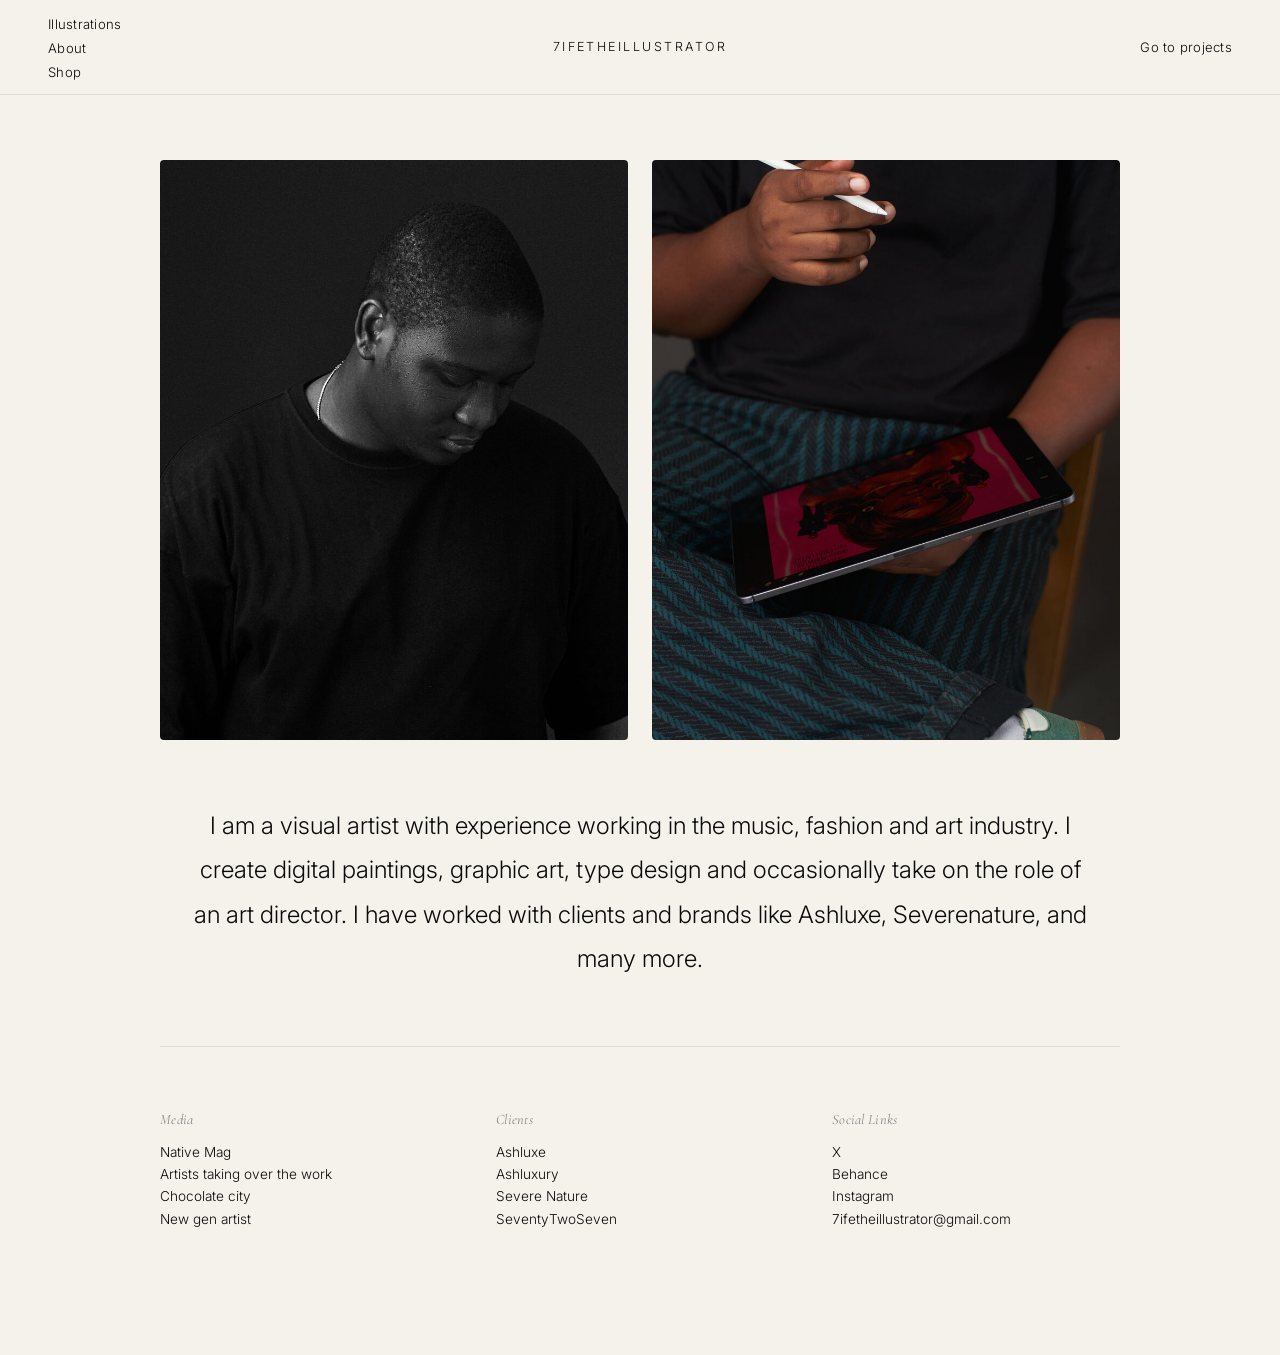
<file: about.html>
<!DOCTYPE html>
<html lang="en">
<head>
  <meta charset="UTF-8" />
  <meta name="viewport" content="width=device-width, initial-scale=1.0"/>
  <title>About — 7ifetheillustrator</title>
  <link href="https://fonts.googleapis.com/css2?family=Cormorant+Garamond:ital,wght@0,300;0,400;1,300;1,400;1,700&family=Inter:wght@300;400&display=swap" rel="stylesheet"/>
  <link rel="stylesheet" href="style.css"/>
  <link rel="stylesheet" href="about.css"/>
</head>
<body class="about-page">

<nav>
  <ul class="nav-links" id="navLinks">
    <li><a href="./illustrations.html">Illustrations</a></li>
    <li><a href="./about.html">About</a></li>
    <li><a href="https://seventytwoseven.bumpa.shop/" target="_blank" rel="noopener">Shop</a></li>
    <li class="mobile-only">
      <span class="mobile-projects-toggle" id="mobileProjectsToggle">Projects ↓</span>
       <ul class="mobile-projects-list" id="mobileProjectsList">
        <li><a href="./miss_kanyin.html">Miss Kanyin</a></li>
        <li><a href="./africa.html">Afrika Magik</a></li>
        <li><a href="./my_father.html">My father shadow</a></li>
        <li><a href="./warner_music.html">Warner music</a></li>
        <li><a href="./record_found.html">Record found here</a></li>
        <li><a href="./heis.html">HE IS</a></li>
        <li><a href="./eagles.html">GO EAGLES</a></li>
        <li><a href="./palmwine-fest.html">Palmwine fest</a></li>
        <li><a href="./nollywood.html">Nollywood</a></li>
        <li><a href="./republic_journal.html"> Republic Journal</a></li>
      </ul>
    </li>
  </ul>
  <a href="./index.html" class="nav-brand">7ifetheillustrator</a>
  <div class="nav-right">
    <button class="nav-projects" id="projectsToggle">Go to projects</button>
  </div>
  <button class="nav-hamburger" id="navHamburger">
    <span></span>
    <span></span>
    <span></span>
  </button>
</nav>


  <div class="projects-panel" id="projectsPanel">
    <div class="projects-panel-inner">
      <div class="projects-category">
        <h2 class="projects-category-title">Projects</h2>
        <ul class="projects-list">
          <li><a href="./miss_kanyin.html">Miss Kanyin</a></li>
          <li><a href="./africa.html">Afrika Magik</a></li>
          <li><a href="./my_father.html">My father shadow</a></li>
          <li><a href="./warner_music.html">Warner music</a></li>
          <li><a href="./record_found.html">Record found here</a></li>
        </ul>
      </div>
      <div class="projects-category">
        <h2 class="projects-category-title">Typography/title card</h2>
        <ul class="projects-list">
          <li><a href="./eagles.html">GO EAGLES</a></li>
          <li><a href="./heis.html">HE IS</a></li>
          <li><a href="./nollywood.html">Nollywood</a></li>
          <li><a href="./palmwine-fest.html">Palmwine fest</a></li>
          <li><a href="./republic_journal.html"> Republic Journal</a></li>
        </ul>
      </div>
    </div>
  </div>

  <main class="about-main">
    <!-- IMAGES -->
<section class="about-images">
  <div class="about-img-wrap about-img-tall">
    <img src="/about_images/3.JPG" alt="7ife" />
  </div>
  <div class="about-img-wrap about-img-short">
    <img src="/about_images/2.JPG" alt="7ife" />
  </div>
</section>

    <!-- BIO -->
    <section class="about-bio">
      <p>I am a visual artist with experience working in the music, fashion and art industry. I create digital paintings, graphic art, type design and occasionally take on the role of an art director. I have worked with clients and brands like Ashluxe, Severenature, and many more.</p>
    </section>

    <!-- IMAGES -->


    <!-- COLUMNS -->
    <section class="about-columns">
      <div class="about-col">
        <h3 class="about-col-title">Media</h3>
        <ul class="about-col-list">
          <li>Native Mag</li>
          <li>Artists taking over the work</li>
          <li>Chocolate city</li>
          <li>New gen artist</li>
        </ul>
      </div>
      <div class="about-col">
        <h3 class="about-col-title">Clients</h3>
        <ul class="about-col-list">
          <li>Ashluxe</li>
          <li>Ashluxury</li>
          <li>Severe Nature</li>
          <li>SeventyTwoSeven</li>
        </ul>
      </div>
      <div class="about-col">
        <h3 class="about-col-title">Social Links</h3>
        <ul class="about-col-list">
          <li><a href="https://x.com/7ifetheillustrator" target="_blank">X</a></li>
          <li><a href="https://behance.net/7ifetheillustrator" target="_blank">Behance</a></li>
          <li><a href="https://instagram.com/7ifetheillustrator" target="_blank">Instagram</a></li>
          <li><a href="mailto:7ifetheillustrator@gmail.com" target="_blank">7ifetheillustrator@gmail.com</a></li>
        </ul>
      </div>
    </section>

  </main>

  <script src="script.js"></script>
</body>
</html>
</file>
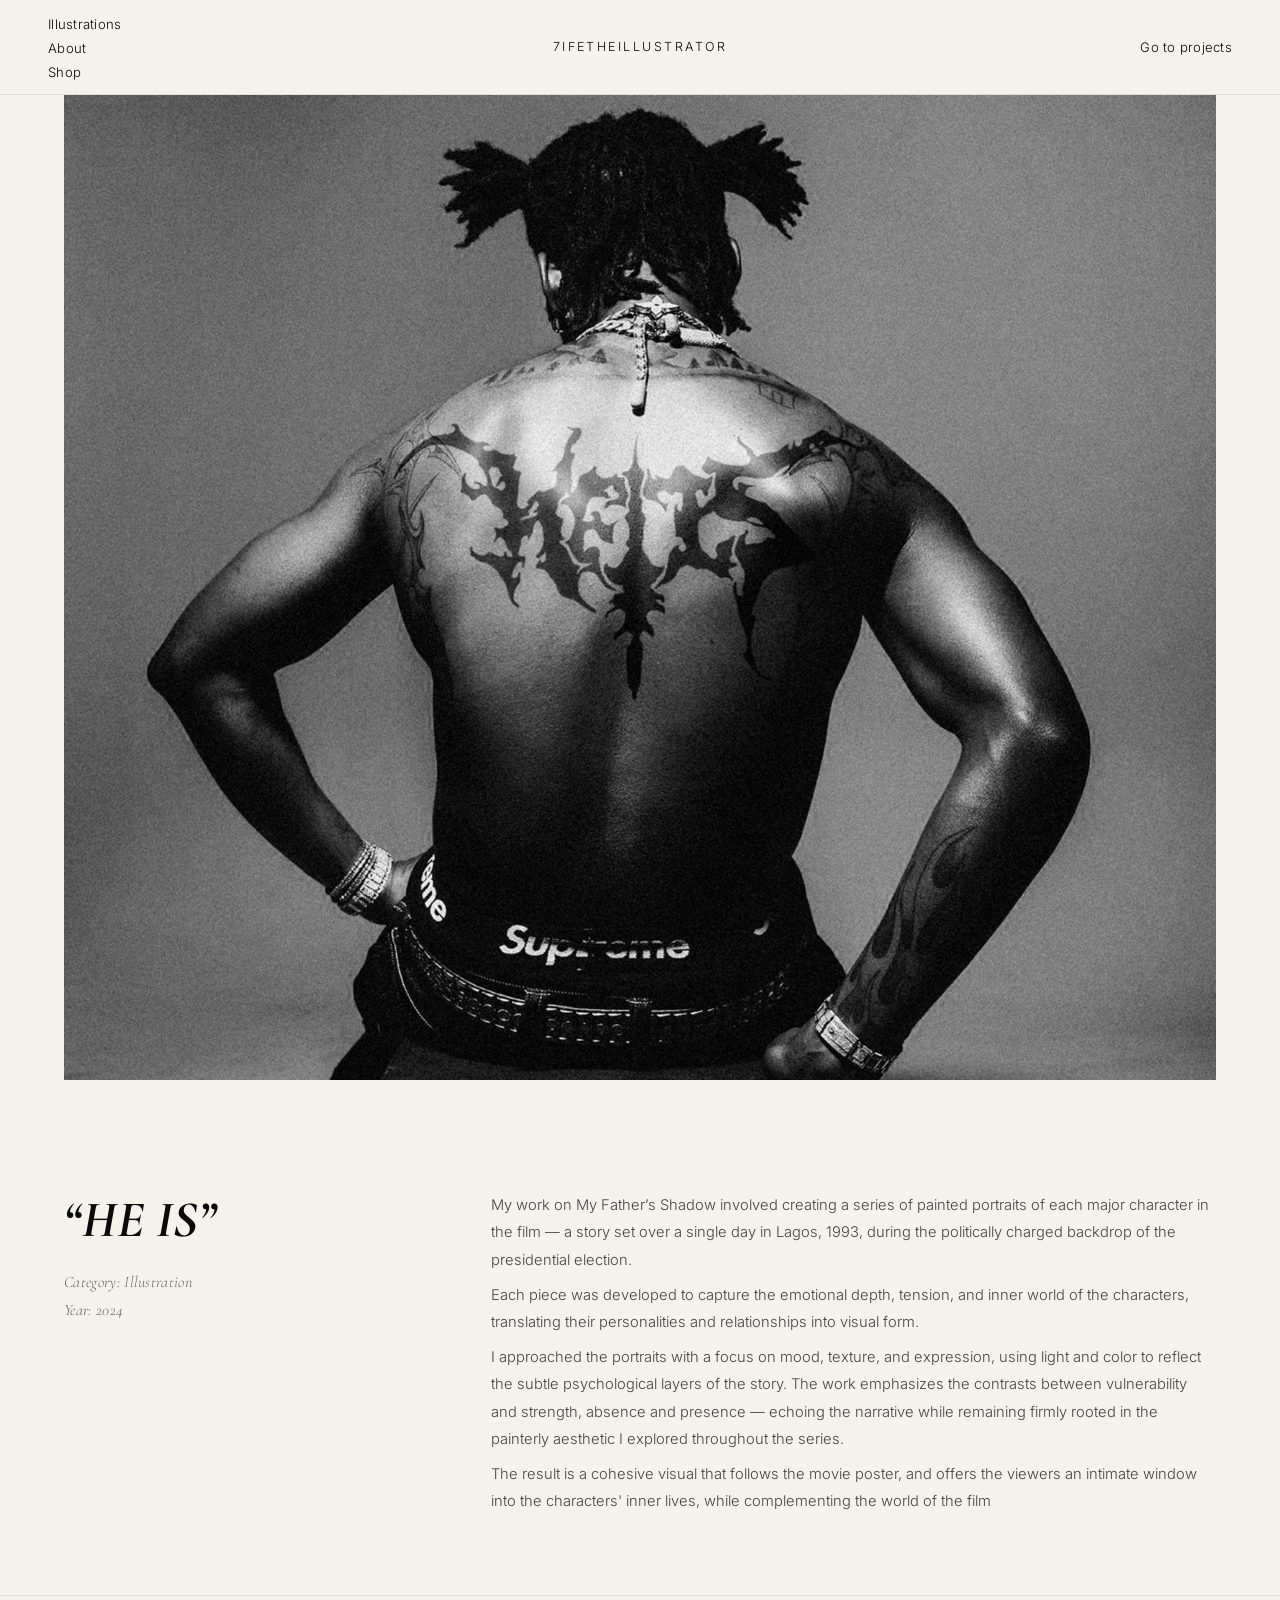
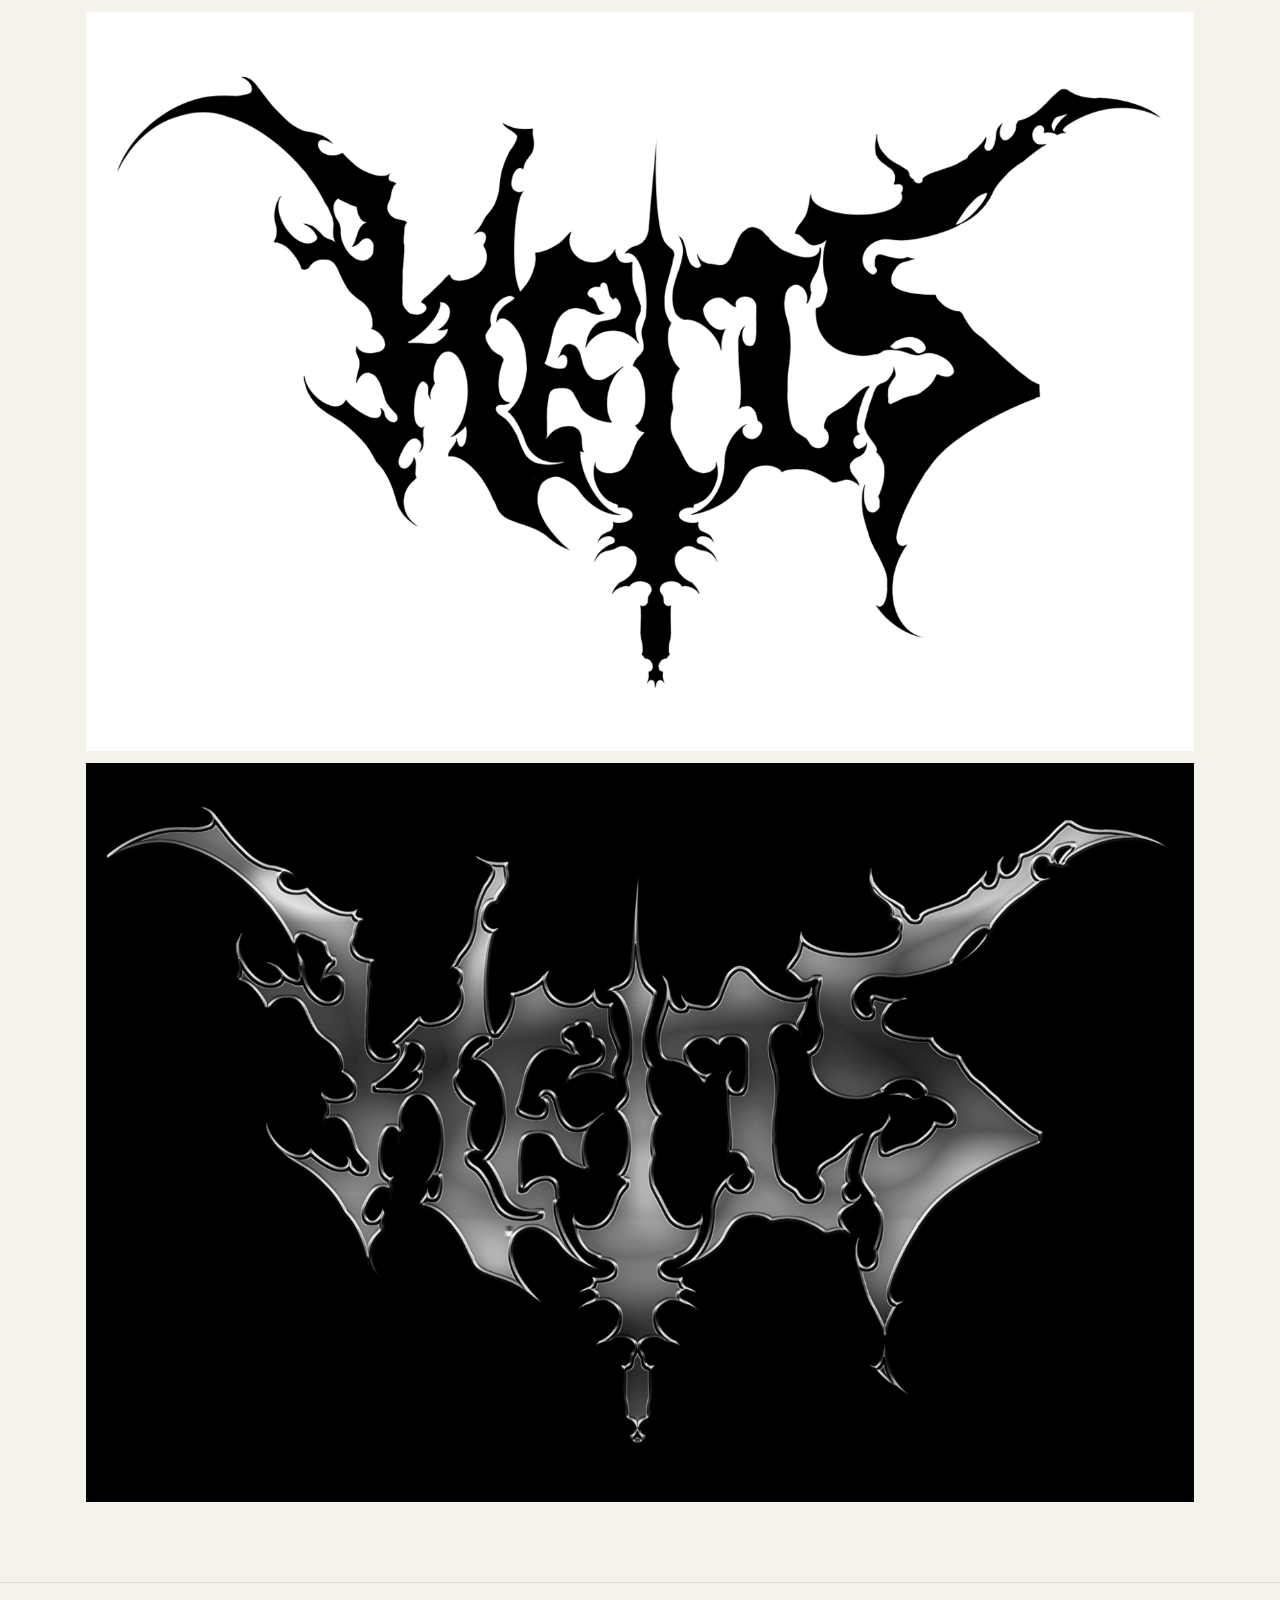
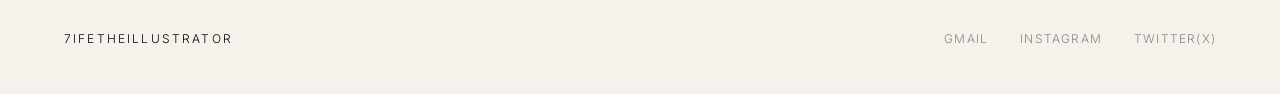
<file: heis.html>
<!DOCTYPE html>
<html lang="en">
<head>
  <meta charset="UTF-8" />
  <meta name="viewport" content="width=device-width, initial-scale=1.0"/>
  <title>Miss Kanyin — 7ifetheillustrator</title>
  <link href="https://fonts.googleapis.com/css2?family=Cormorant+Garamond:ital,wght@0,300;0,400;1,300;1,400;1,700&family=Inter:wght@300;400&display=swap" rel="stylesheet"/>
  <link rel="stylesheet" href="style.css"/>
  <link rel="stylesheet" href="project.css"/>
</head>
<body class="project-page">

  <nav>
  <ul class="nav-links" id="navLinks">
    <li><a href="./illustrations.html">Illustrations</a></li>
    <li><a href="./about.html">About</a></li>
    <li><a href="https://seventytwoseven.bumpa.shop/" target="_blank" rel="noopener">Shop</a></li>
    <li class="mobile-only">
      <span class="mobile-projects-toggle" id="mobileProjectsToggle">Projects ↓</span>
      <ul class="mobile-projects-list" id="mobileProjectsList">
        <li><a href="./miss_kanyin.html">Miss Kanyin</a></li>
        <li><a href="./africa.html">Afrika Magik</a></li>
        <li><a href="./my_father.html">My father shadow</a></li>
        <li><a href="./warner_music.html">Warner music</a></li>
        <li><a href="./record_found.html">Record found here</a></li>
        <li><a href="./heis.html">HE IS</a></li>
        <li><a href="./eagles.html">GO EAGLES</a></li>
        <li><a href="./palmwine-fest.html">Palmwine fest</a></li>
        <li><a href="./nollywood.html">Nollywood</a></li>
        <li><a href="./republic_journal.html"> Republic Journal</a></li>
      </ul>
    </li>
  </ul>
  <a href="./index.html" class="nav-brand">7ifetheillustrator</a>
  <div class="nav-right">
    <button class="nav-projects" id="projectsToggle">Go to projects</button>
  </div>
  <button class="nav-hamburger" id="navHamburger">
    <span></span>
    <span></span>
    <span></span>
  </button>
</nav>


  <div class="projects-panel" id="projectsPanel">
    <div class="projects-panel-inner">
      <div class="projects-category">
        <h2 class="projects-category-title">Projects</h2>
        <ul class="projects-list">
          <li><a href="./miss_kanyin.html">Miss Kanyin</a></li>
          <li><a href="./africa.html">Show dem cap (African magic)</a></li>
          <li><a href="./my_father.html">My father shadow</a></li>
          <li><a href="./warner_music.html">Warner music</a></li>
          <li><a href="./record_found.html">Record found here</a></li>
        </ul>
      </div>
      <div class="projects-category">
        <h2 class="projects-category-title">Typography/title card</h2>
        <ul class="projects-list">
          <li><a href="./eagles.html">GO EAGLES</a></li>
          <li><a href="./heis.html">HE IS</a></li>
          <li><a href="./nollywood.html">Nollywood</a></li>
          <li><a href="./palmwine-fest.html">Palmwine fest</a></li>
         <li><a href="./republic_journal.html"> Republic Journal</a></li>
        </ul>
      </div>
    </div>
  </div>

  <!-- SECTION 1: FULL WIDTH COVER -->
  <section class="project-cover">
    <img src="/heis_images/header.png" alt="My Father Shadow" />
  </section>

  <!-- SECTION 2: PROJECT INFO -->
  <section class="project-info">
    <div class="project-info-left">
      <h1 class="project-title">“HE IS”</h1>
      <p class="project-meta-item">Category: Illustration</p>
      <p class="project-meta-item">Year: 2024</p>
    </div>
    <div class="project-info-right">
      <p>My work on My Father’s Shadow involved creating a series of painted portraits of each major character in the film — a story set over a single day in Lagos, 1993, during the politically charged backdrop of the presidential election. </p>
      <p>Each piece was developed to capture the emotional depth, tension, and inner world of the characters, translating their personalities and relationships into visual form.</p>
      <p>I approached the portraits with a focus on mood, texture, and expression, using light and color to reflect the subtle psychological layers of the story. The work emphasizes the contrasts between vulnerability and strength, absence and presence — echoing the narrative while remaining firmly rooted in the painterly aesthetic I explored throughout the series.</p>
      <p>The result is a cohesive visual that follows the movie poster, and offers the viewers an intimate window into the characters' inner lives, while complementing the world of the film</p>
    </div>
  </section>

  <!-- SECTION 3: IMAGE GALLERY -->
  <section class="project-gallery project-gallery--full">
  <div class="project-gallery-grid">
    <div class="gallery-item">
      <img src="/heis_images/rw (1).png" alt="" />
    </div>
    <div class="gallery-item">
      <img src="/heis_images/rw (2).png" alt="" />
    </div>
  </div>
</section>
  </div>
</section>

  <script src="script.js"></script>

 <footer class="project-footer">
    <div class="project-footer-inner">
      <a href="./index.html" class="footer-brand">7ifetheillustrator</a>
      <div class="footer-socials">
        <a href="mailto:7ifetheillustrator@gmail.com" target="_blank">GMAIL</a>
        <a href="https://www.instagram.com/7ifetheillustrator?igsh=dXd3d2c5OXh2YzV1" target="_blank">INSTAGRAM</a>
        <a href="https://x.com/_tifeboy?s=21" target="_blank">TWITTER(X)</a>
</file>
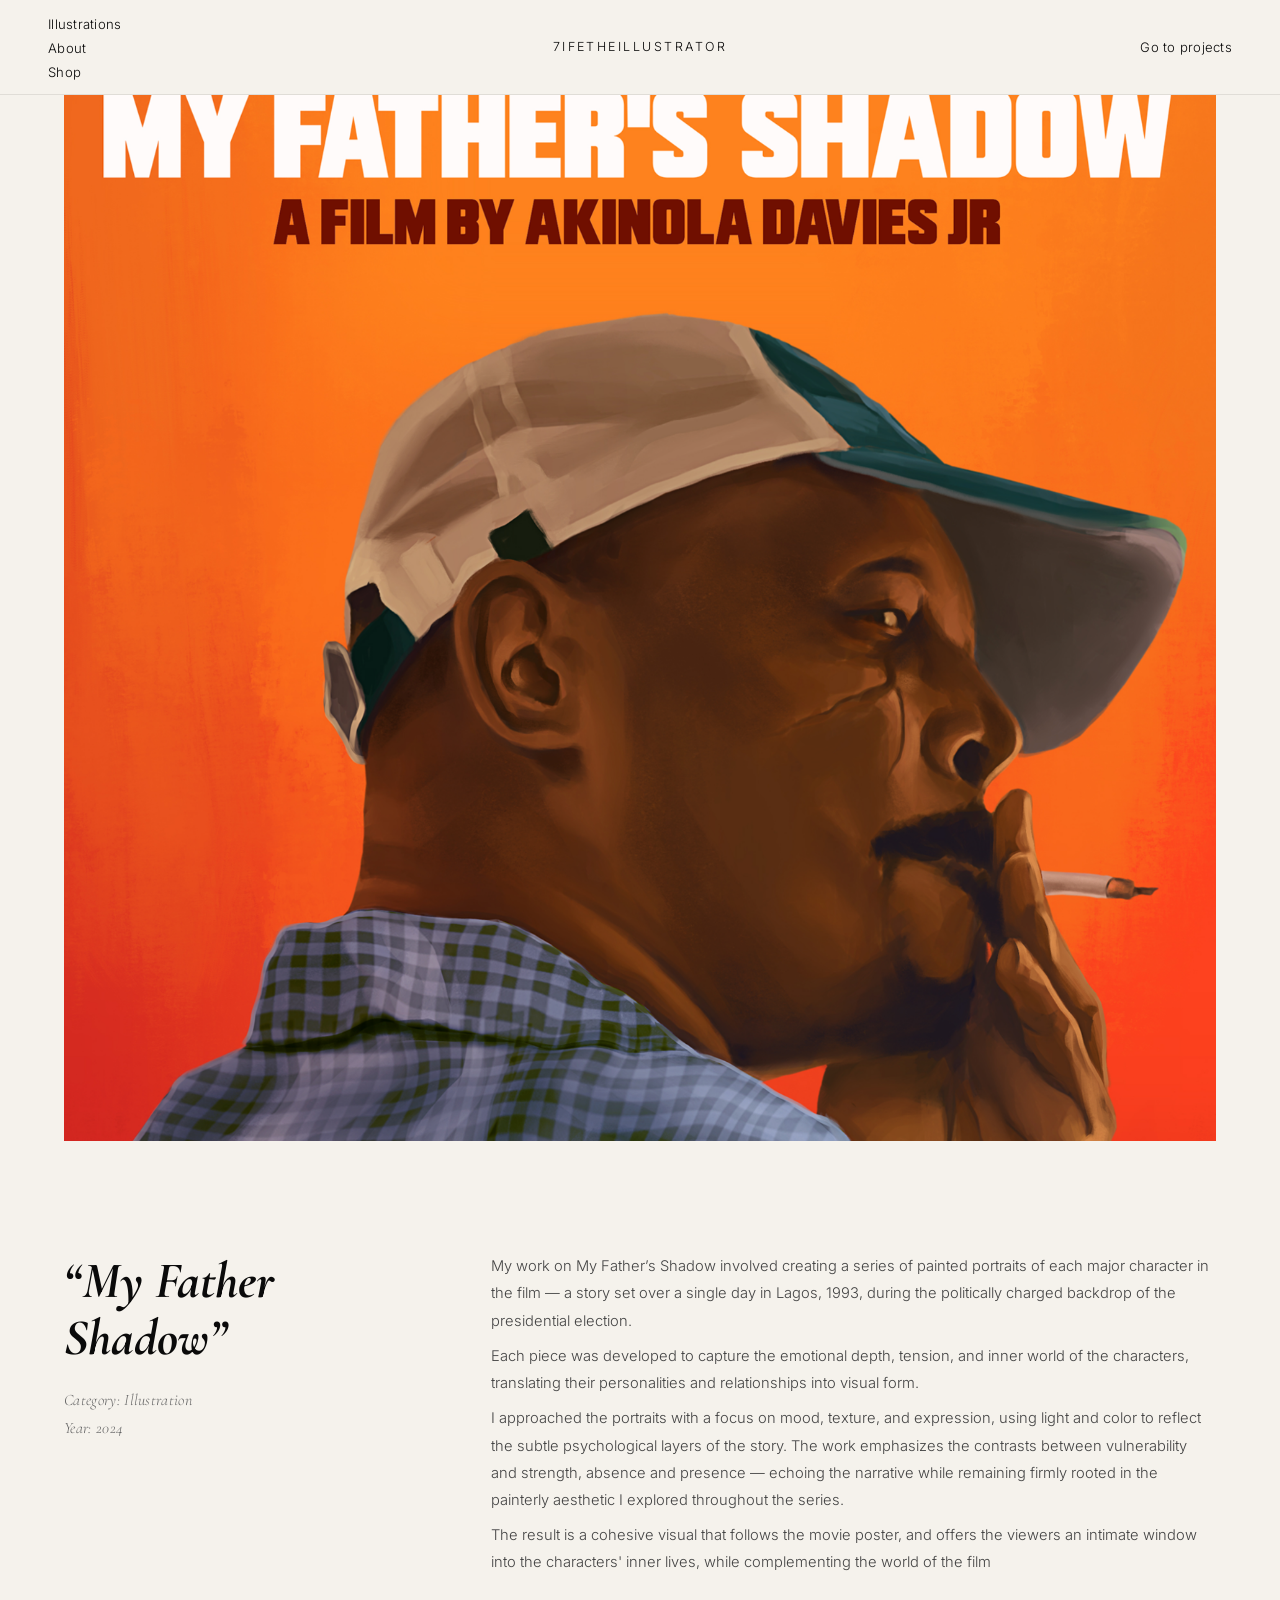
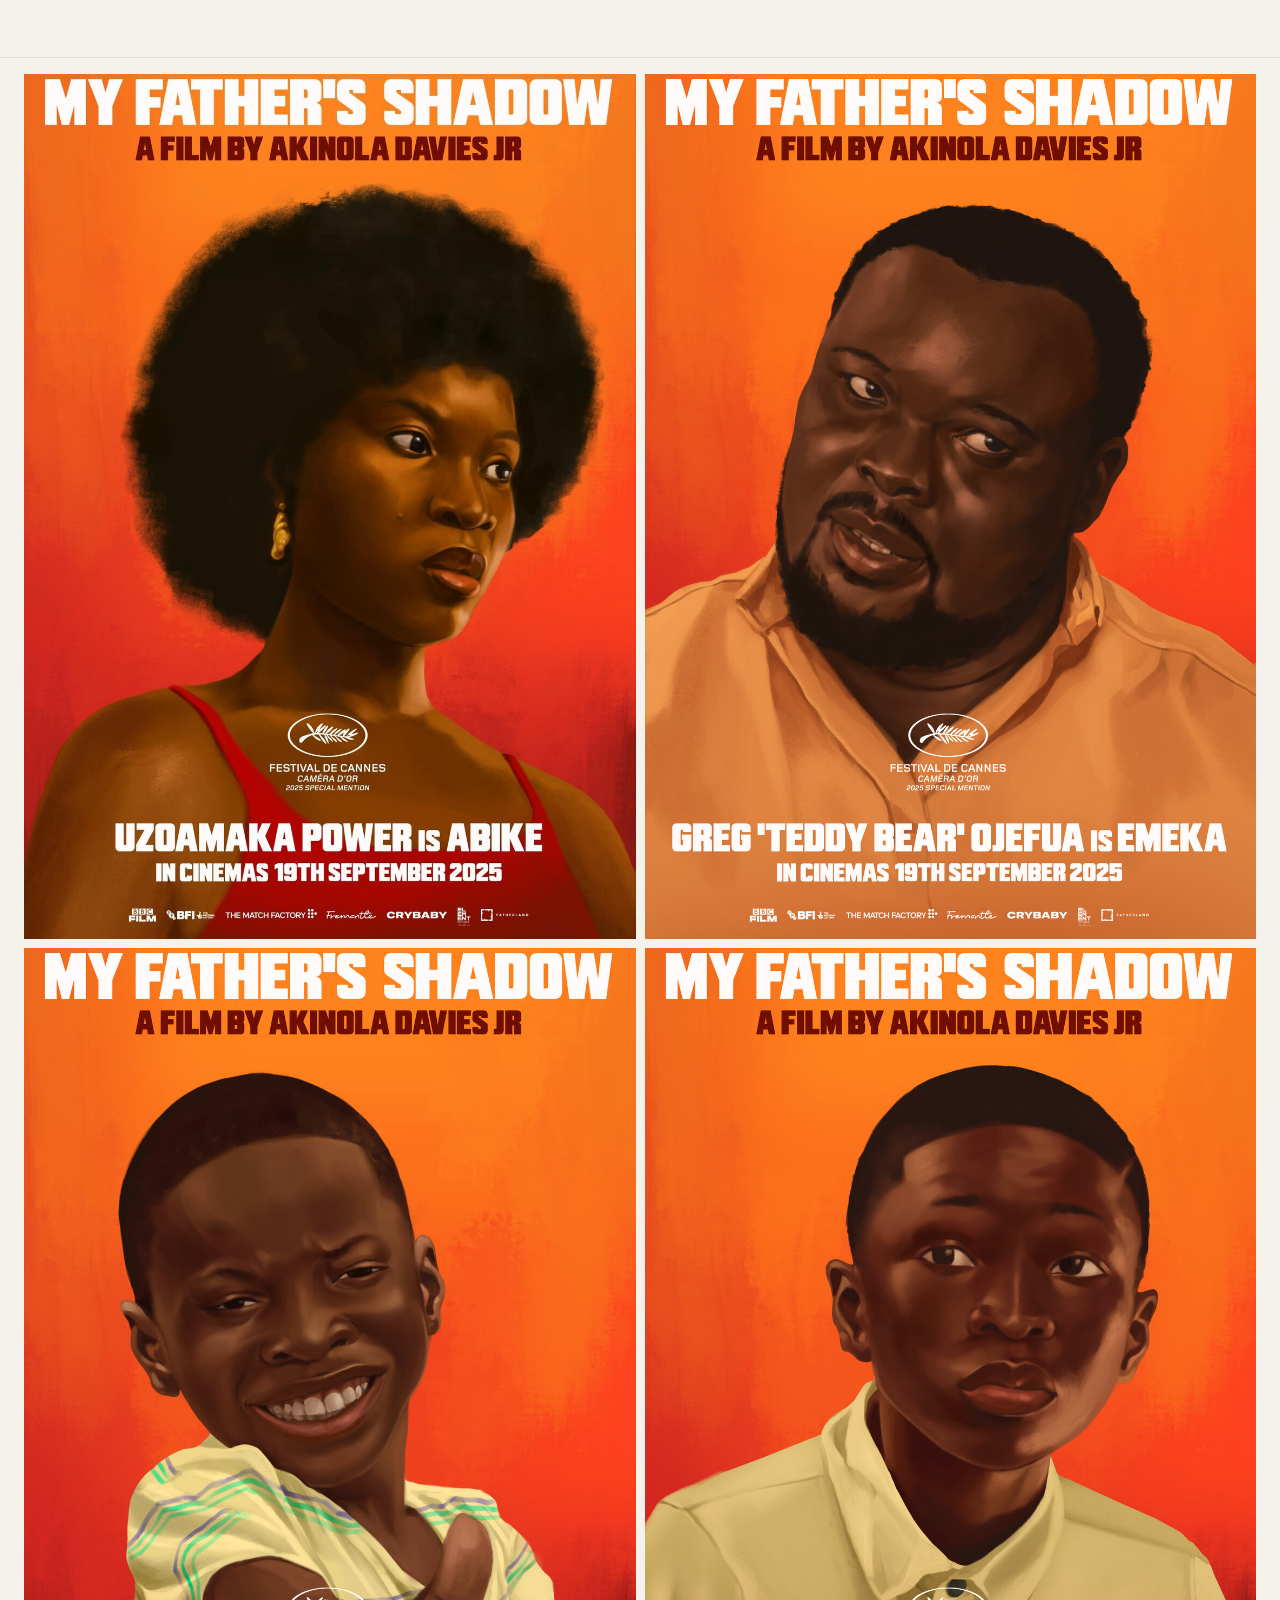
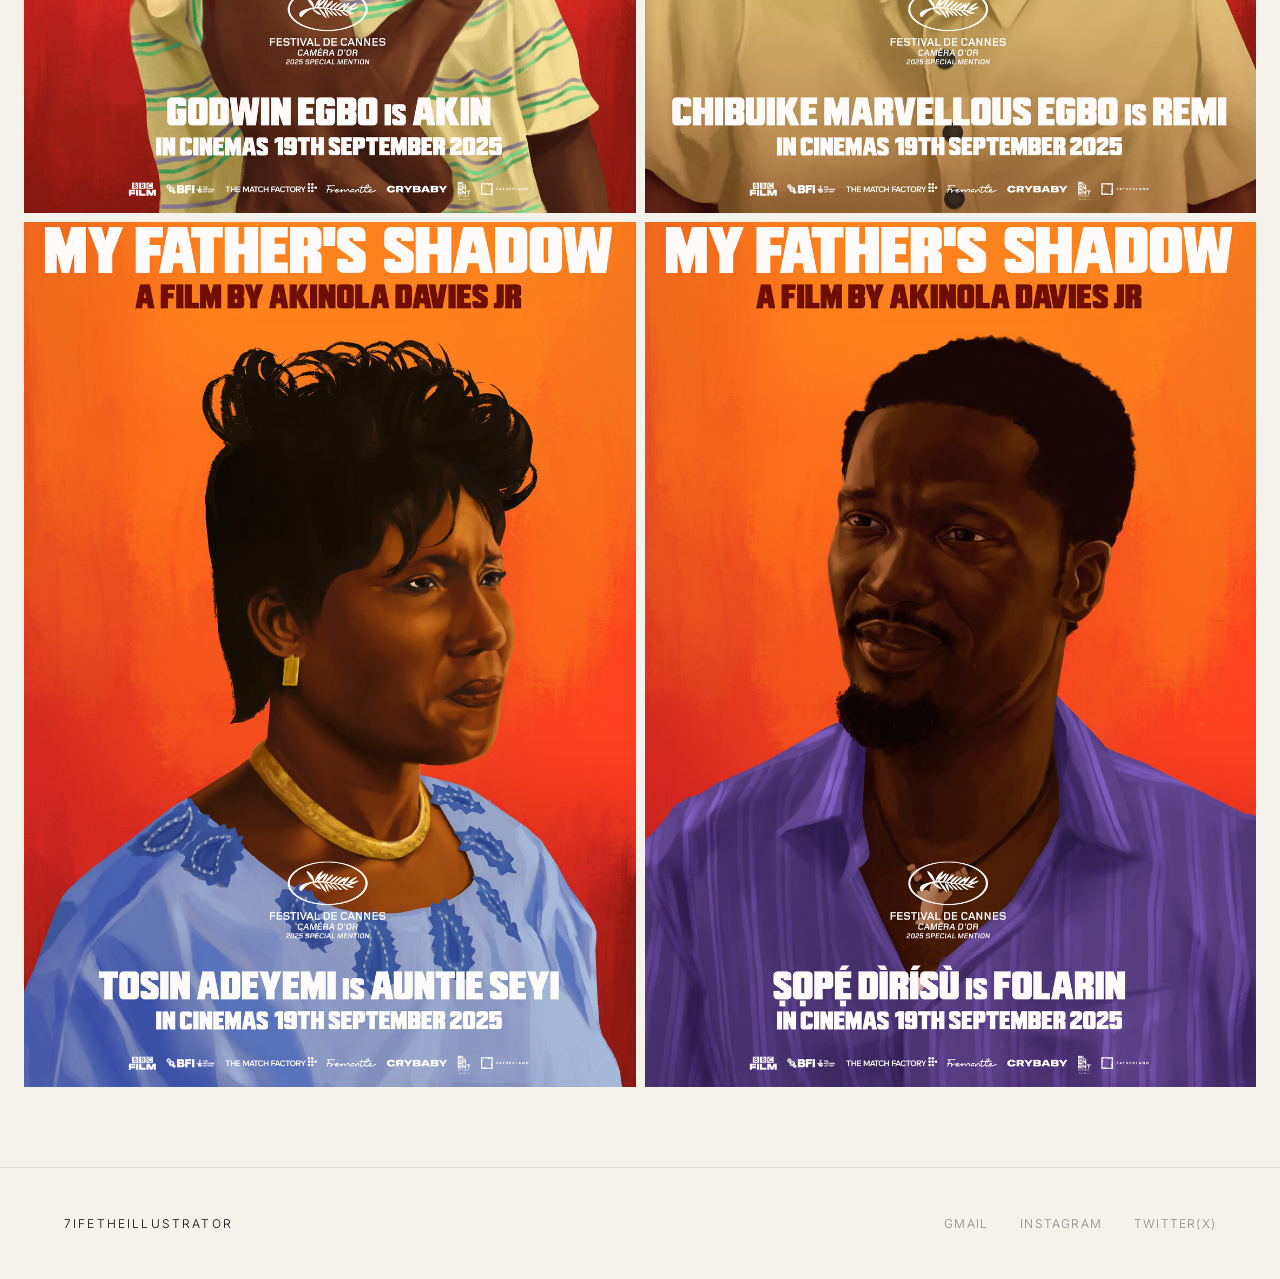
<file: my_father.html>
<!DOCTYPE html>
<html lang="en">
<head>
  <meta charset="UTF-8" />
  <meta name="viewport" content="width=device-width, initial-scale=1.0"/>
  <title>Miss Kanyin — 7ifetheillustrator</title>
  <link href="https://fonts.googleapis.com/css2?family=Cormorant+Garamond:ital,wght@0,300;0,400;1,300;1,400;1,700&family=Inter:wght@300;400&display=swap" rel="stylesheet"/>
  <link rel="stylesheet" href="style.css"/>
  <link rel="stylesheet" href="project.css"/>
</head>
<body class="project-page">

<nav>
  <ul class="nav-links" id="navLinks">
    <li><a href="./illustrations.html">Illustrations</a></li>
    <li><a href="./about.html">About</a></li>
    <li><a href="https://seventytwoseven.bumpa.shop/" target="_blank" rel="noopener">Shop</a></li>
    <li class="mobile-only">
      <span class="mobile-projects-toggle" id="mobileProjectsToggle">Projects ↓</span>
       <ul class="mobile-projects-list" id="mobileProjectsList">
        <li><a href="./miss_kanyin.html">Miss Kanyin</a></li>
        <li><a href="./africa.html">Afrika Magik</a></li>
        <li><a href="./my_father.html">My father shadow</a></li>
        <li><a href="./warner_music.html">Warner music</a></li>
        <li><a href="./record_found.html">Record found here</a></li>
        <li><a href="./heis.html">HE IS</a></li>
        <li><a href="./eagles.html">GO EAGLES</a></li>
        <li><a href="./palmwine-fest.html">Palmwine fest</a></li>
        <li><a href="./nollywood.html">Nollywood</a></li>
        <li><a href="./republic_journal.html"> Republic Journal</a></li>
      </ul>
    </li>
  </ul>
  <a href="./index.html" class="nav-brand">7ifetheillustrator</a>
  <div class="nav-right">
    <button class="nav-projects" id="projectsToggle">Go to projects</button>
  </div>
  <button class="nav-hamburger" id="navHamburger">
    <span></span>
    <span></span>
    <span></span>
  </button>
</nav>

  <div class="projects-panel" id="projectsPanel">
    <div class="projects-panel-inner">
      <div class="projects-category">
        <h2 class="projects-category-title">Projects</h2>
        <ul class="projects-list">
          <li><a href="./miss_kanyin.html">Miss Kanyin</a></li>
          <li><a href="./africa.html">Afrika Magik</a></li>
          <li><a href="./my_father.html">My father shadow</a></li>
          <li><a href="./warner_music.html">Warner music</a></li>
          <li><a href="./record_found.html">Record found here</a></li>
        </ul>
      </div>
      <div class="projects-category">
        <h2 class="projects-category-title">Typography/title card</h2>
        <ul class="projects-list">
          <li><a href="./eagles.html">GO EAGLES</a></li>
          <li><a href="./heis.html">HE IS</a></li>
          <li><a href="./nollywood.html">Nollywood</a></li>
          <li><a href="./palmwine-fest.html">Palmwine fest</a></li>
          <li><a href="./republic_journal.html"> Republic Journal</a></li>
        </ul>
      </div>
    </div>
  </div>

  <!-- SECTION 1: FULL WIDTH COVER -->
  <section class="project-cover">
    <img src="/my_father/my_father_header.png" alt="My Father Shadow" />
  </section>

  <!-- SECTION 2: PROJECT INFO -->
  <section class="project-info">
    <div class="project-info-left">
      <h1 class="project-title">“My Father Shadow”</h1>
      <p class="project-meta-item">Category: Illustration</p>
      <p class="project-meta-item">Year: 2024</p>
    </div>
    <div class="project-info-right">
      <p>My work on My Father’s Shadow involved creating a series of painted portraits of each major character in the film — a story set over a single day in Lagos, 1993, during the politically charged backdrop of the presidential election. </p>
      <p>Each piece was developed to capture the emotional depth, tension, and inner world of the characters, translating their personalities and relationships into visual form.</p>
      <p>I approached the portraits with a focus on mood, texture, and expression, using light and color to reflect the subtle psychological layers of the story. The work emphasizes the contrasts between vulnerability and strength, absence and presence — echoing the narrative while remaining firmly rooted in the painterly aesthetic I explored throughout the series.</p>
      <p>The result is a cohesive visual that follows the movie poster, and offers the viewers an intimate window into the characters' inner lives, while complementing the world of the film</p>
    </div>
  </section>

  <!-- SECTION 3: IMAGE GALLERY -->
  <section class="project-gallery">
    <div class="project-gallery-grid">
      <div class="gallery-item">
        <img src="/my_father/uzoamaka.JPG" alt="Miss Kanyin 1" />
      </div>
      <div class="gallery-item">
        <img src="/my_father/TEDDY-BEAR.jpeg" alt="Miss Kanyin 2" />
      </div>
      <div class="gallery-item">
        <img src="/my_father/GODWIN.jpeg" alt="Miss Kanyin 3" />
      </div>
      <div class="gallery-item">
        <img src="/my_father/MARVELOUS.jpeg" alt="Miss Kanyin 4" />
      </div>
       <div class="gallery-item">
        <img src="/my_father/TOSIN.jpeg" alt="Miss Kanyin 4" />
      </div>
       <div class="gallery-item">
        <img src="/my_father/SOPE.jpeg" alt="Miss Kanyin 4" />
      </div>
    </div>
  </section>

  <script src="script.js"></script>

 <footer class="project-footer">
    <div class="project-footer-inner">
      <a href="./index.html" class="footer-brand">7ifetheillustrator</a>
      <div class="footer-socials">
        <a href="mailto:7ifetheillustrator@gmail.com" target="_blank">GMAIL</a>
        <a href="https://www.instagram.com/7ifetheillustrator?igsh=dXd3d2c5OXh2YzV1" target="_blank">INSTAGRAM</a>
        <a href="https://x.com/_tifeboy?s=21" target="_blank">TWITTER(X)</a>
      </div>
      
    </div>
  </footer>
</body>
</html>
</file>
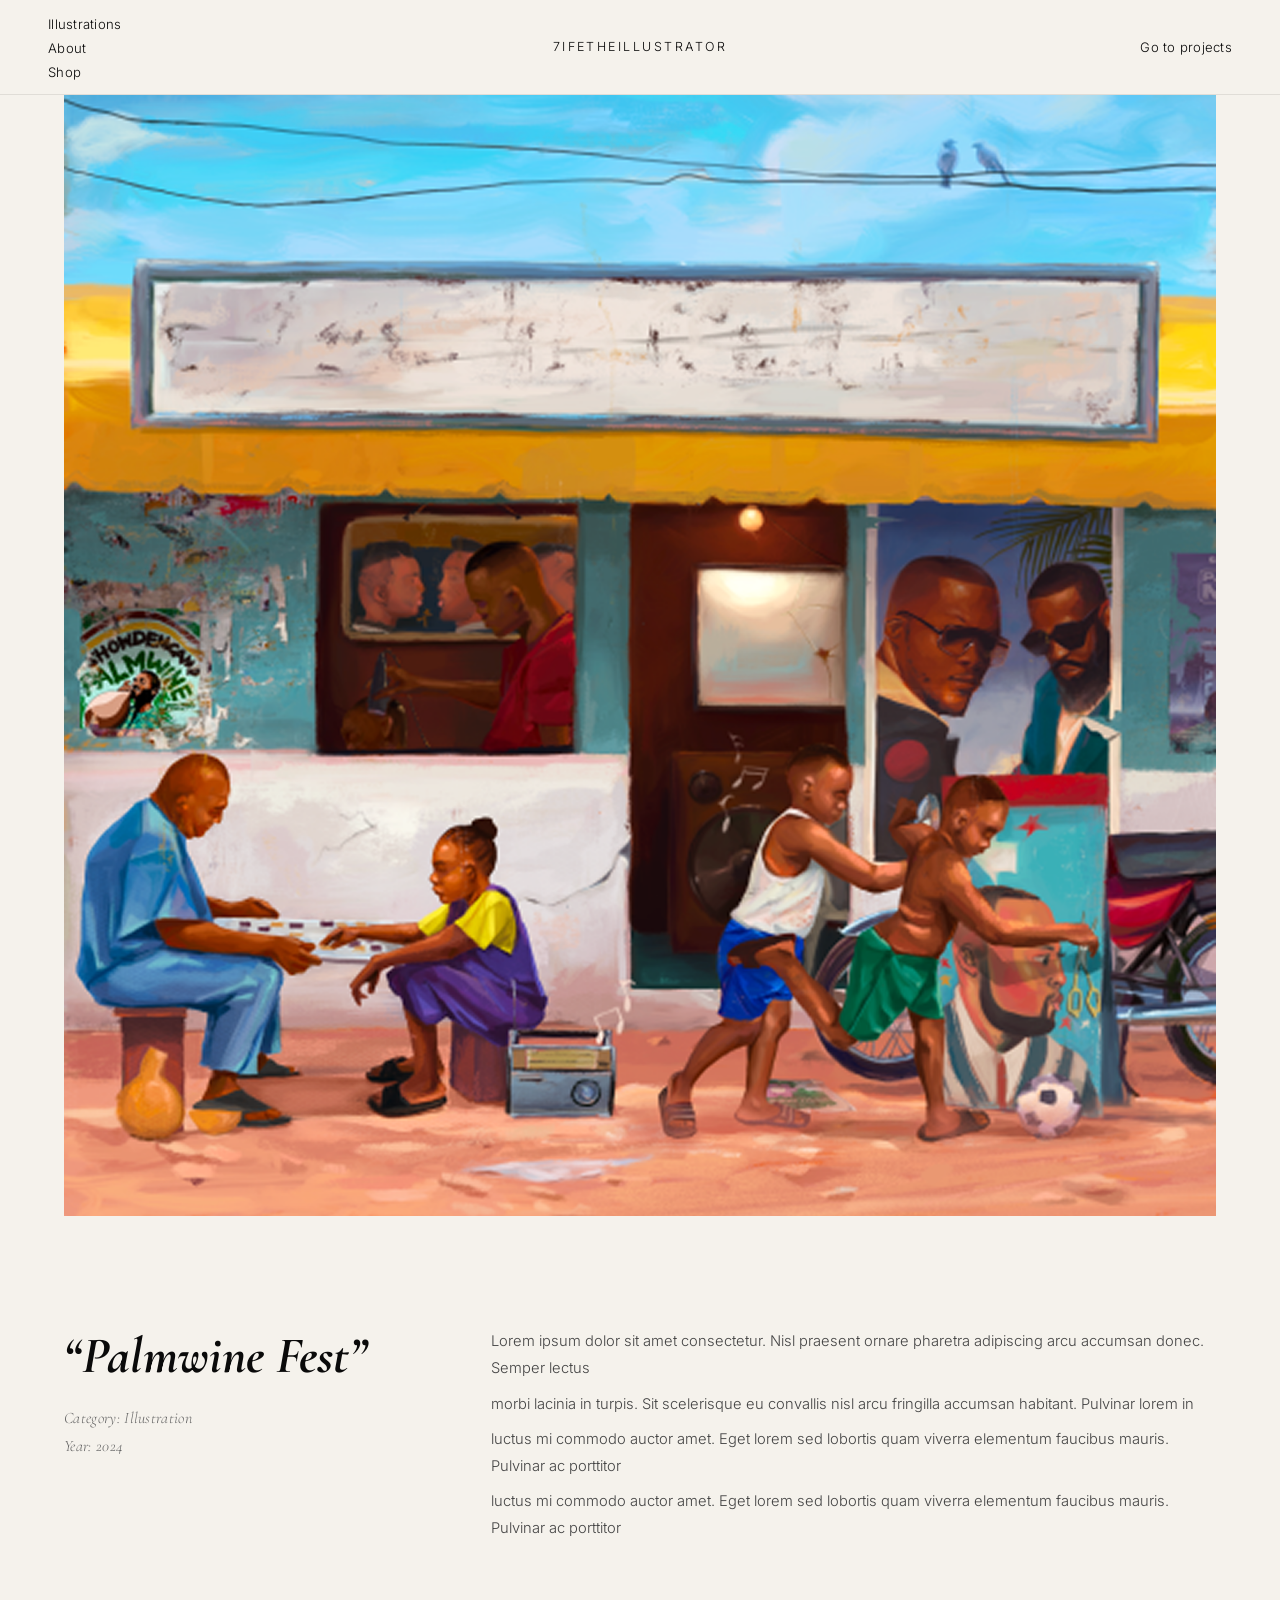
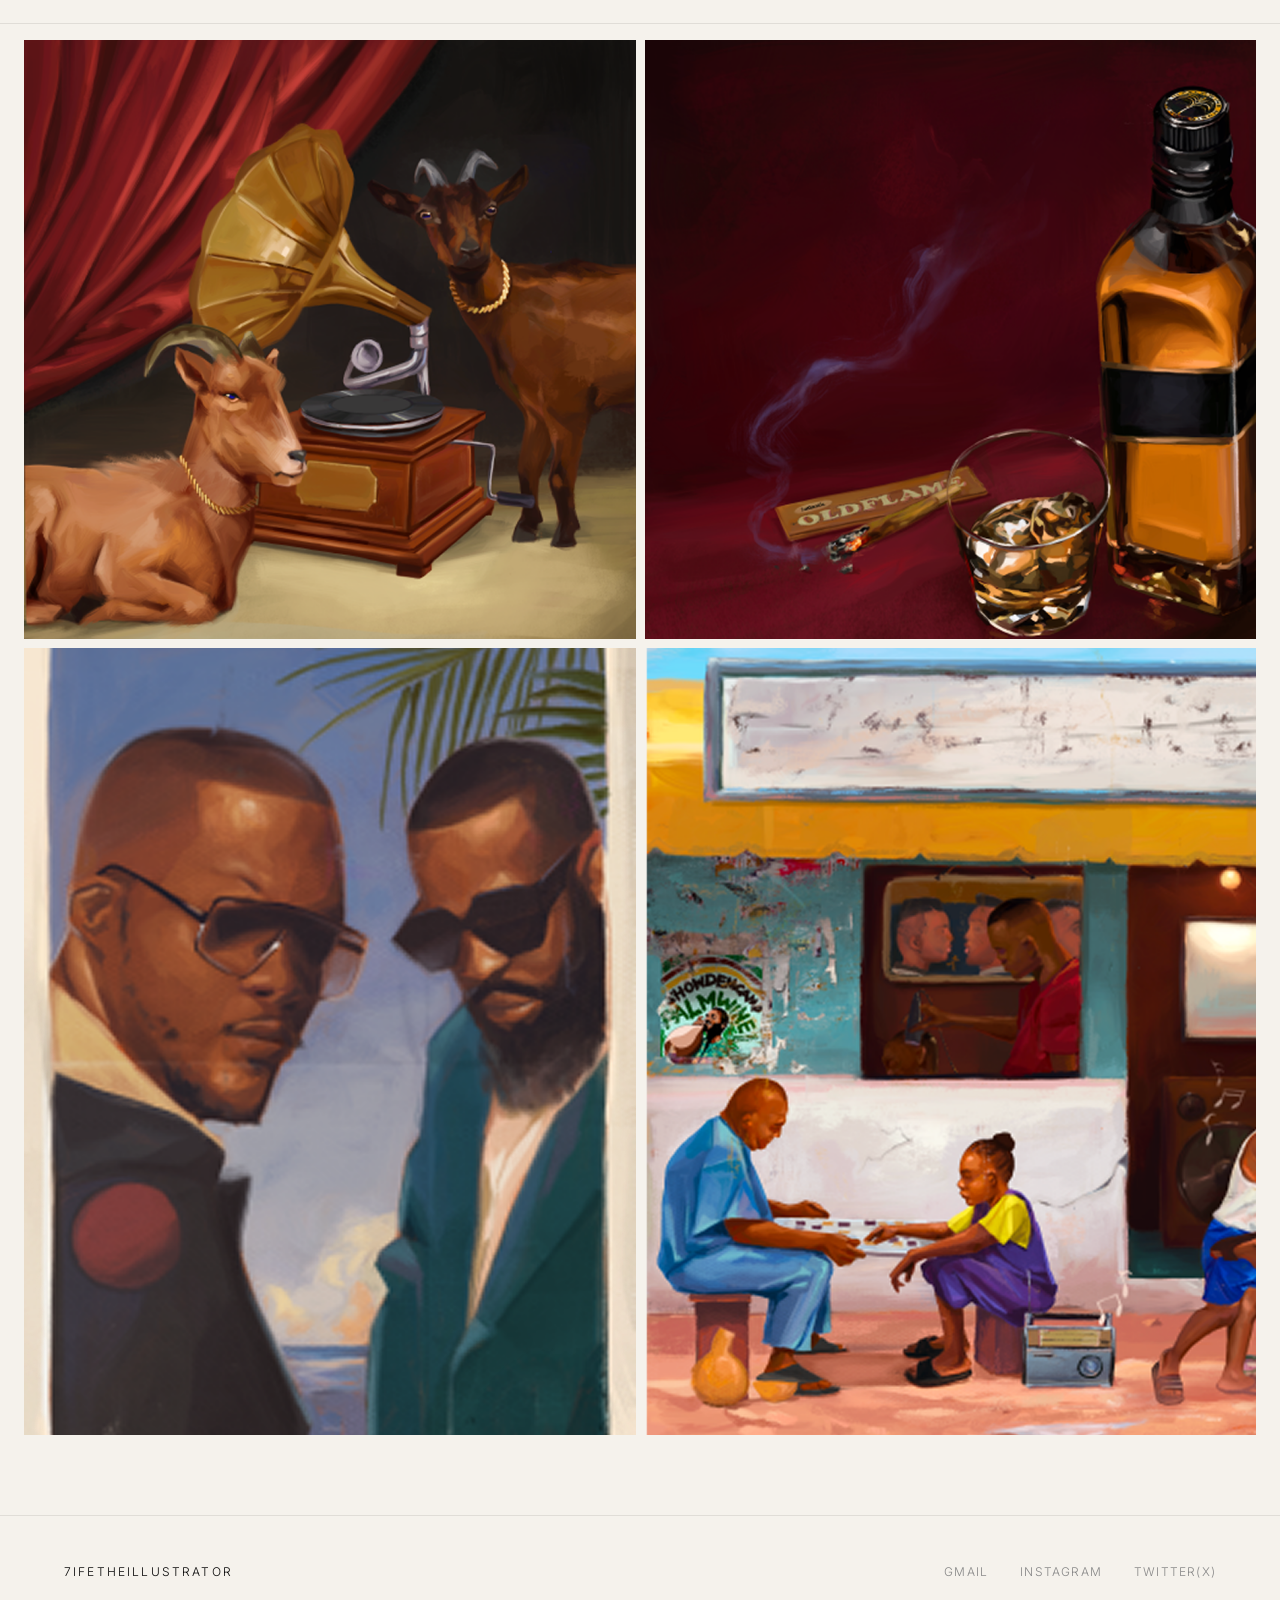
<file: palmwine-fest.html>
<!DOCTYPE html>
<html lang="en">
<head>
  <meta charset="UTF-8" />
  <meta name="viewport" content="width=device-width, initial-scale=1.0"/>
  <title>Miss Kanyin — 7ifetheillustrator</title>
  <link href="https://fonts.googleapis.com/css2?family=Cormorant+Garamond:ital,wght@0,300;0,400;1,300;1,400;1,700&family=Inter:wght@300;400&display=swap" rel="stylesheet"/>
  <link rel="stylesheet" href="style.css"/>
  <link rel="stylesheet" href="project.css"/>
</head>
<body class="project-page">
 <nav>
  <ul class="nav-links" id="navLinks">
    <li><a href="./illustrations.html">Illustrations</a></li>
    <li><a href="./about.html">About</a></li>
    <li><a href="https://seventytwoseven.bumpa.shop/" target="_blank" rel="noopener">Shop</a></li>
    <li class="mobile-only">
      <span class="mobile-projects-toggle" id="mobileProjectsToggle">Projects ↓</span>
      <ul class="mobile-projects-list" id="mobileProjectsList">
        <li><a href="./miss_kanyin.html">Miss Kanyin</a></li>
        <li><a href="./africa.html">Afrika Magik</a></li>
        <li><a href="./my_father.html">My father shadow</a></li>
        <li><a href="./warner_music.html">Warner music</a></li>
        <li><a href="./record_found.html">Record found here</a></li>
        <li><a href="./heis.html">HE IS</a></li>
        <li><a href="./eagles.html">GO EAGLES</a></li>
        <li><a href="./palmwine-fest.html">Palmwine fest</a></li>
        <li><a href="./nollywood.html">Nollywood</a></li>
        <li><a href="./republic_journal.html"> Republic Journal</a></li>
      </ul>
    </li>
  </ul>
  <a href="./index.html" class="nav-brand">7ifetheillustrator</a>
  <div class="nav-right">
    <button class="nav-projects" id="projectsToggle">Go to projects</button>
  </div>
  <button class="nav-hamburger" id="navHamburger">
    <span></span>
    <span></span>
    <span></span>
  </button>
</nav>

  <div class="projects-panel" id="projectsPanel">
    <div class="projects-panel-inner">
      <div class="projects-category">
        <h2 class="projects-category-title">Projects</h2>
        <ul class="projects-list">
          <li><a href="./miss_kanyin.html">Miss Kanyin</a></li>
          <li><a href="./africa.html">Afrika Magik</a></li>
          <li><a href="./my_father.html">My father shadow</a></li>
          <li><a href="./warner_music.html">Warner music</a></li>
          <li><a href="./record_found.html">Record found here</a></li>
        </ul>
      </div>
      <div class="projects-category">
        <h2 class="projects-category-title">Typography/title card</h2>
        <ul class="projects-list">
         <li><a href="./eagles.html">GO EAGLES</a></li>
          <li><a href="./heis.html">HE IS</a></li>
          <li><a href="./blue.html">Blue</a></li>
          <li><a href="./palmwine-fest.html">Palmwine fest</a></li>
          <li><a href="./republic_journal.html"> Republic Journal</a></li>
        </ul>
      </div>
    </div>
  </div>

  <!-- SECTION 1: FULL WIDTH COVER -->
  <section class="project-cover">
    <img src="/palmwine images/header.png" alt="Palmwine fest" />
  </section>

  <!-- SECTION 2: PROJECT INFO -->
  <section class="project-info">
    <div class="project-info-left">
      <h1 class="project-title">“Palmwine Fest”</h1>
      <p class="project-meta-item">Category: Illustration</p>
      <p class="project-meta-item">Year: 2024</p>
    </div>
    <div class="project-info-right">
      <p>Lorem ipsum dolor sit amet consectetur. Nisl praesent ornare pharetra adipiscing arcu accumsan donec. Semper lectus </p>
      <p>morbi lacinia in turpis. Sit scelerisque eu convallis nisl arcu fringilla accumsan habitant. Pulvinar lorem in </p>
      <p>luctus mi commodo auctor amet. Eget lorem sed lobortis quam viverra elementum faucibus mauris. Pulvinar ac porttitor</p>
      <p>luctus mi commodo auctor amet. Eget lorem sed lobortis quam viverra elementum faucibus mauris. Pulvinar ac porttitor</p>
    </div>
  </section>

  <!-- SECTION 3: IMAGE GALLERY -->
  <section class="project-gallery">
    <div class="project-gallery-grid">
      <div class="gallery-item">
        <img src="/palmwine images/image1.png" alt="Miss Kanyin 1" />
      </div>
      <div class="gallery-item">
        <img src="/palmwine images/image2.png" alt="Miss Kanyin 2" />
      </div>
      <div class="gallery-item">
        <img src="/palmwine images/image3.png" alt="Miss Kanyin 3" />
      </div>
       <div class="gallery-item">
        <img src="/palmwine images/image4.png" alt="Miss Kanyin 4" />
      </div>
    </div>
  </section>

  <script src="script.js"></script>

 <footer class="project-footer">
    <div class="project-footer-inner">
      <a href="./index.html" class="footer-brand">7ifetheillustrator</a>
      <div class="footer-socials">
        <a href="mailto:7ifetheillustrator@gmail.com" target="_blank">GMAIL</a>
        <a href="https://www.instagram.com/7ifetheillustrator?igsh=dXd3d2c5OXh2YzV1" target="_blank">INSTAGRAM</a>
        <a href="https://x.com/_tifeboy?s=21" target="_blank">TWITTER(X)</a>
      </div>
      
    </div>
  </footer>
</body>
</html>
</file>
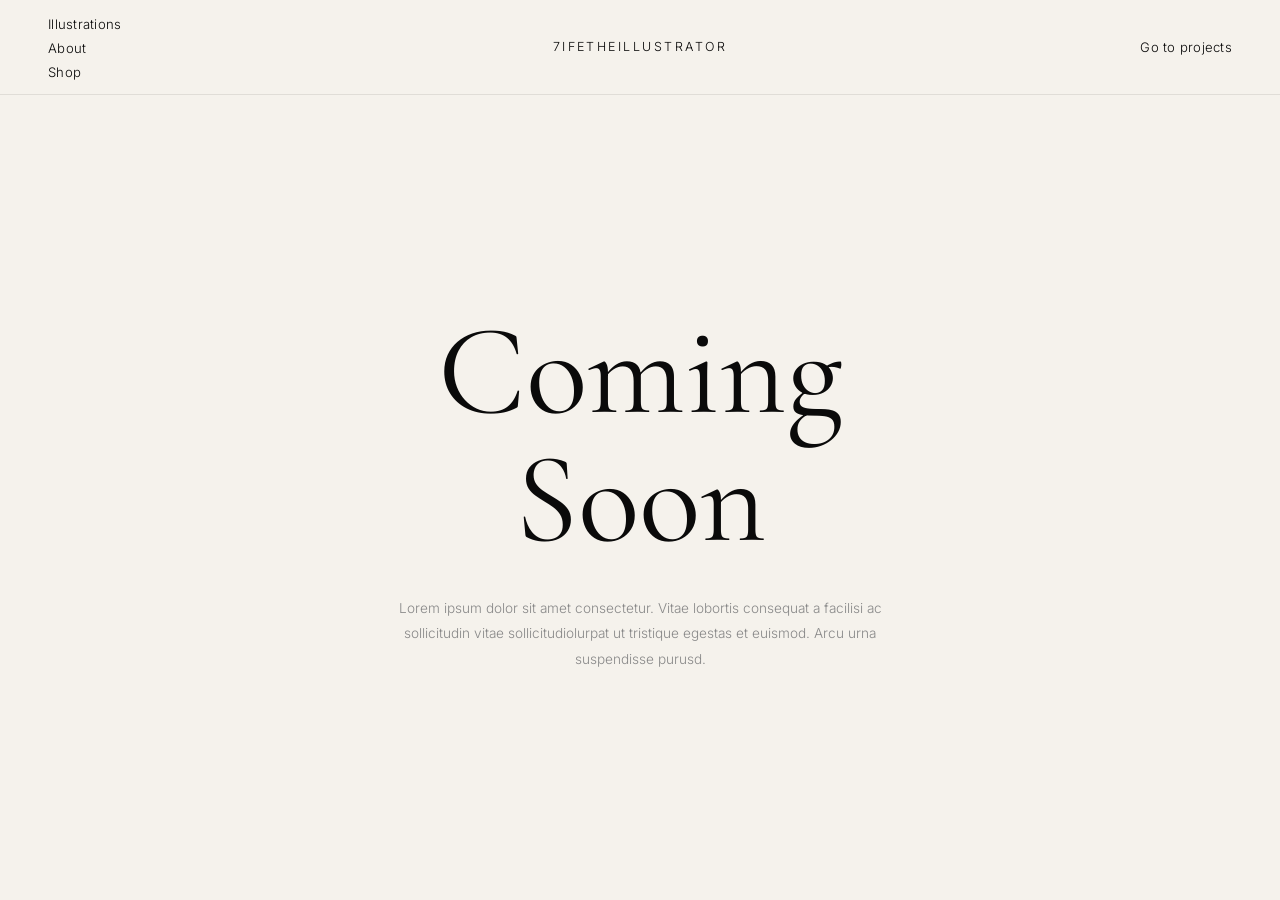
<file: shop.html>
<!DOCTYPE html>
<html lang="en">
<head>
  <meta charset="UTF-8" />
  <meta name="viewport" content="width=device-width, initial-scale=1.0"/>
  <title>Shop — 7ifetheillustrator</title>
  <link href="https://fonts.googleapis.com/css2?family=Cormorant+Garamond:ital,wght@0,300;0,400;1,300;1,400;1,700&family=Inter:wght@300;400&display=swap" rel="stylesheet"/>
  <link rel="stylesheet" href="style.css"/>
  <link rel="stylesheet" href="shop.css"/>
</head>
<body class="shop-page">

  <nav>
  <ul class="nav-links" id="navLinks">
    <li><a href="./illustrations.html">Illustrations</a></li>
    <li><a href="./about.html">About</a></li>
    <li><a href="https://seventytwoseven.bumpa.shop/" target="_blank" rel="noopener">Shop</a></li>
    <li class="mobile-only">
      <span class="mobile-projects-toggle" id="mobileProjectsToggle">Projects ↓</span>
       <ul class="mobile-projects-list" id="mobileProjectsList">
        <li><a href="./miss_kanyin.html">Miss Kanyin</a></li>
        <li><a href="./africa.html">Afrika Magik</a></li>
        <li><a href="./my_father.html">My father shadow</a></li>
        <li><a href="./warner_music.html">Warner music</a></li>
        <li><a href="./record_found.html">Record found here</a></li>
        <li><a href="./heis.html">HE IS</a></li>
        <li><a href="./eagles.html">GO EAGLES</a></li>
        <li><a href="./palmwine-fest.html">Palmwine fest</a></li>
        <li><a href="./nollywood.html">Nollywood</a></li>
        <li><a href="./the-chosen-one.html">The chosen one</a></li>
      </ul>
    </li>
  </ul>
  <a href="./index.html" class="nav-brand">7ifetheillustrator</a>
  <div class="nav-right">
    <button class="nav-projects" id="projectsToggle">Go to projects</button>
  </div>
  <button class="nav-hamburger" id="navHamburger">
    <span></span>
    <span></span>
    <span></span>
  </button>
</nav>

  <nav>
    <ul class="nav-links">
      <li><a href="./illustrations.html">Illustrations</a></li>
      <li><a href="./about.html">About</a></li>
      <li><a href="./shop.html">Shop</a></li>
    </ul>
    <a href="./index.html" class="nav-brand">7ifetheillustrator</a>
    <div class="nav-right">
      <button class="nav-projects" id="projectsToggle">Go to projects</button>
    </div>
  </nav>

  <div class="projects-panel" id="projectsPanel">
    <div class="projects-panel-inner">
      <div class="projects-category">
        <h2 class="projects-category-title">Projects</h2>
        <ul class="projects-list">
          <li><a href="./miss_kanyin.html">Miss Kanyin</a></li>
          <li><a href="./africa.html">Afrika Magik</a></li>
          <li><a href="./my_father.html">My father shadow</a></li>
          <li><a href="./warner_music.html">Warner music</a></li>
          <li><a href="./record_found.html">Record found here</a></li>
        </ul>
      </div>
      <div class="projects-category">
        <h2 class="projects-category-title">Typography/title card</h2>
        <ul class="projects-list">
          <li><a href="./eagles.html">GO EAGLES</a></li>
          <li><a href="./heis.html">HE IS</a></li>
          <li><a href="./nollywood.html">Nollywood</a></li>
          <li><a href="./palmwine-fest.html">Palmwine fest</a></li>
          <li><a href="./the-chosen-one.html">The chosen one</a></li>
        </ul>
      </div>
    </div>
  </div>

  <main class="shop-main">
    <div class="coming-soon">
      <h1 class="coming-soon-title">Coming<br/>Soon</h1>
      <p class="coming-soon-text">Lorem ipsum dolor sit amet consectetur. Vitae lobortis consequat a facilisi ac sollicitudin vitae sollicitudiolurpat ut tristique egestas et euismod. Arcu urna suspendisse purusd.</p>
    </div>
  </main>

  <script src="script.js"></script>
</body>
</html>
</file>
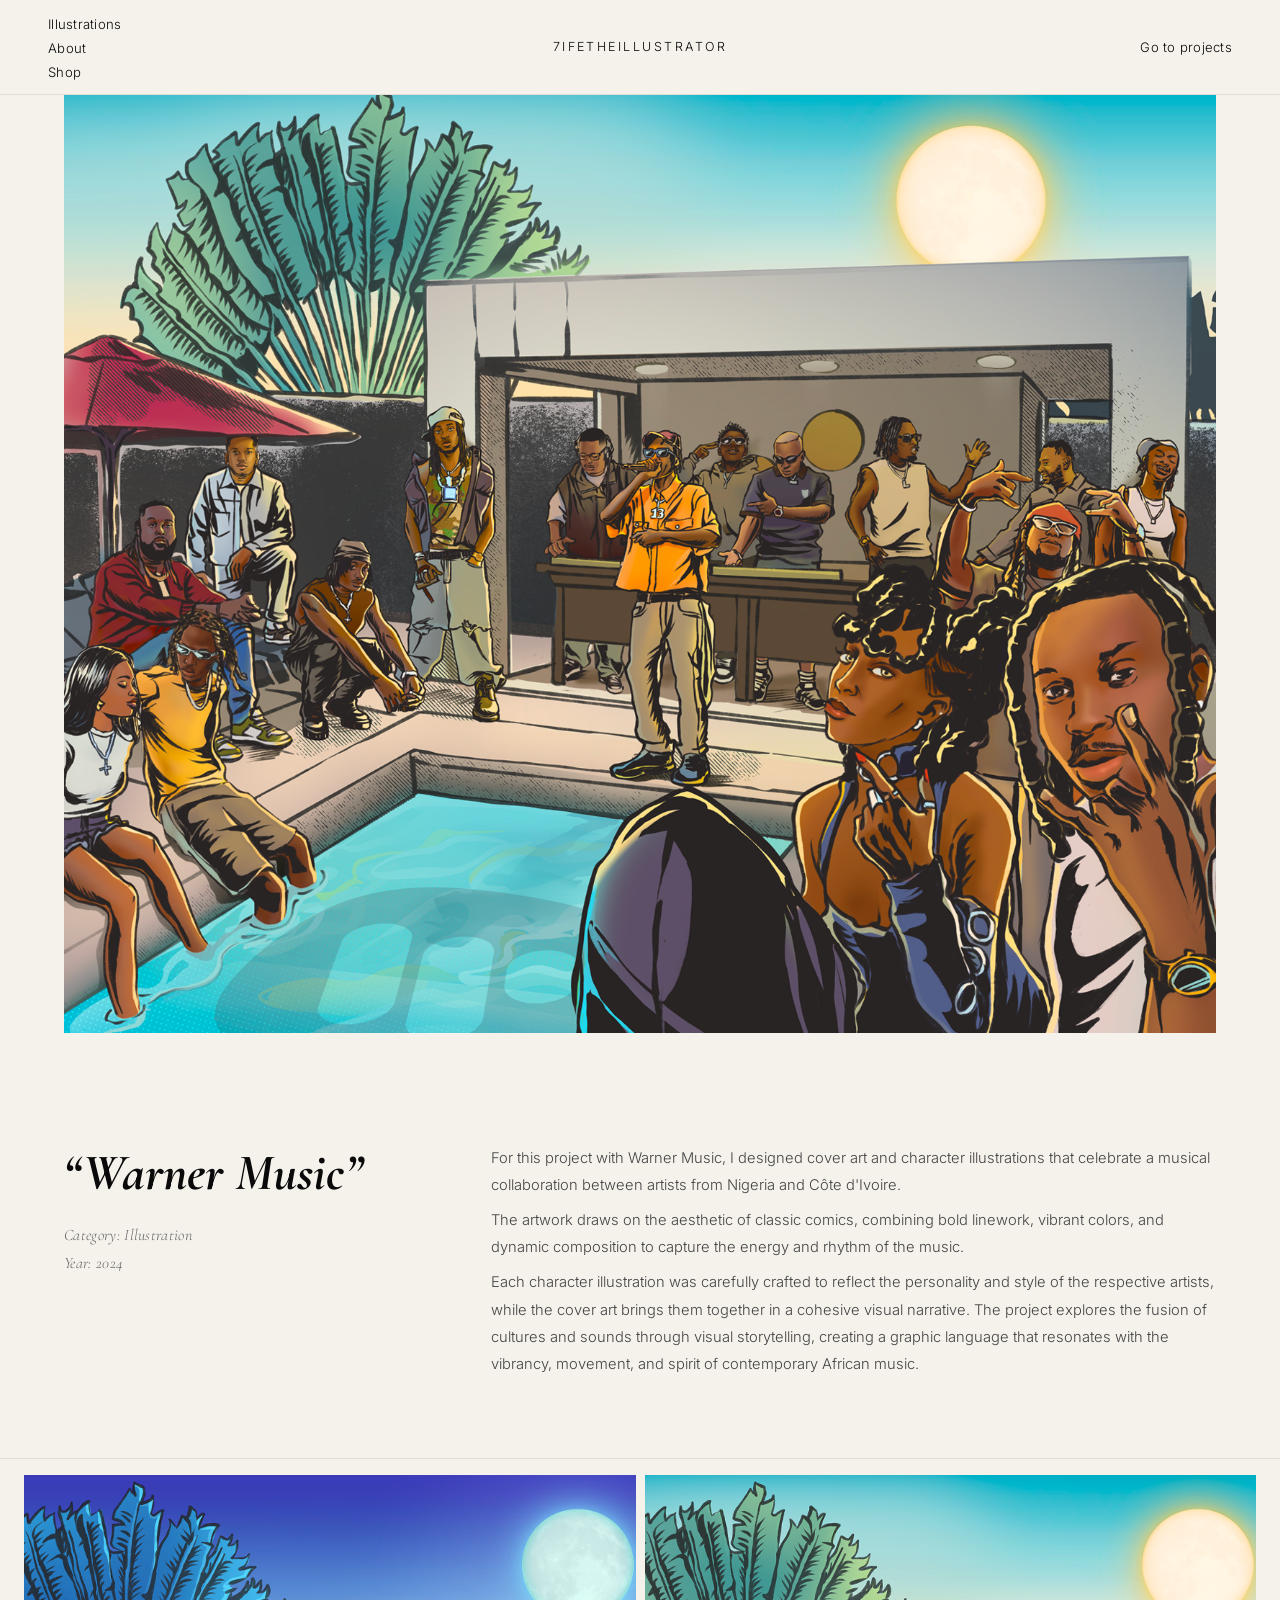
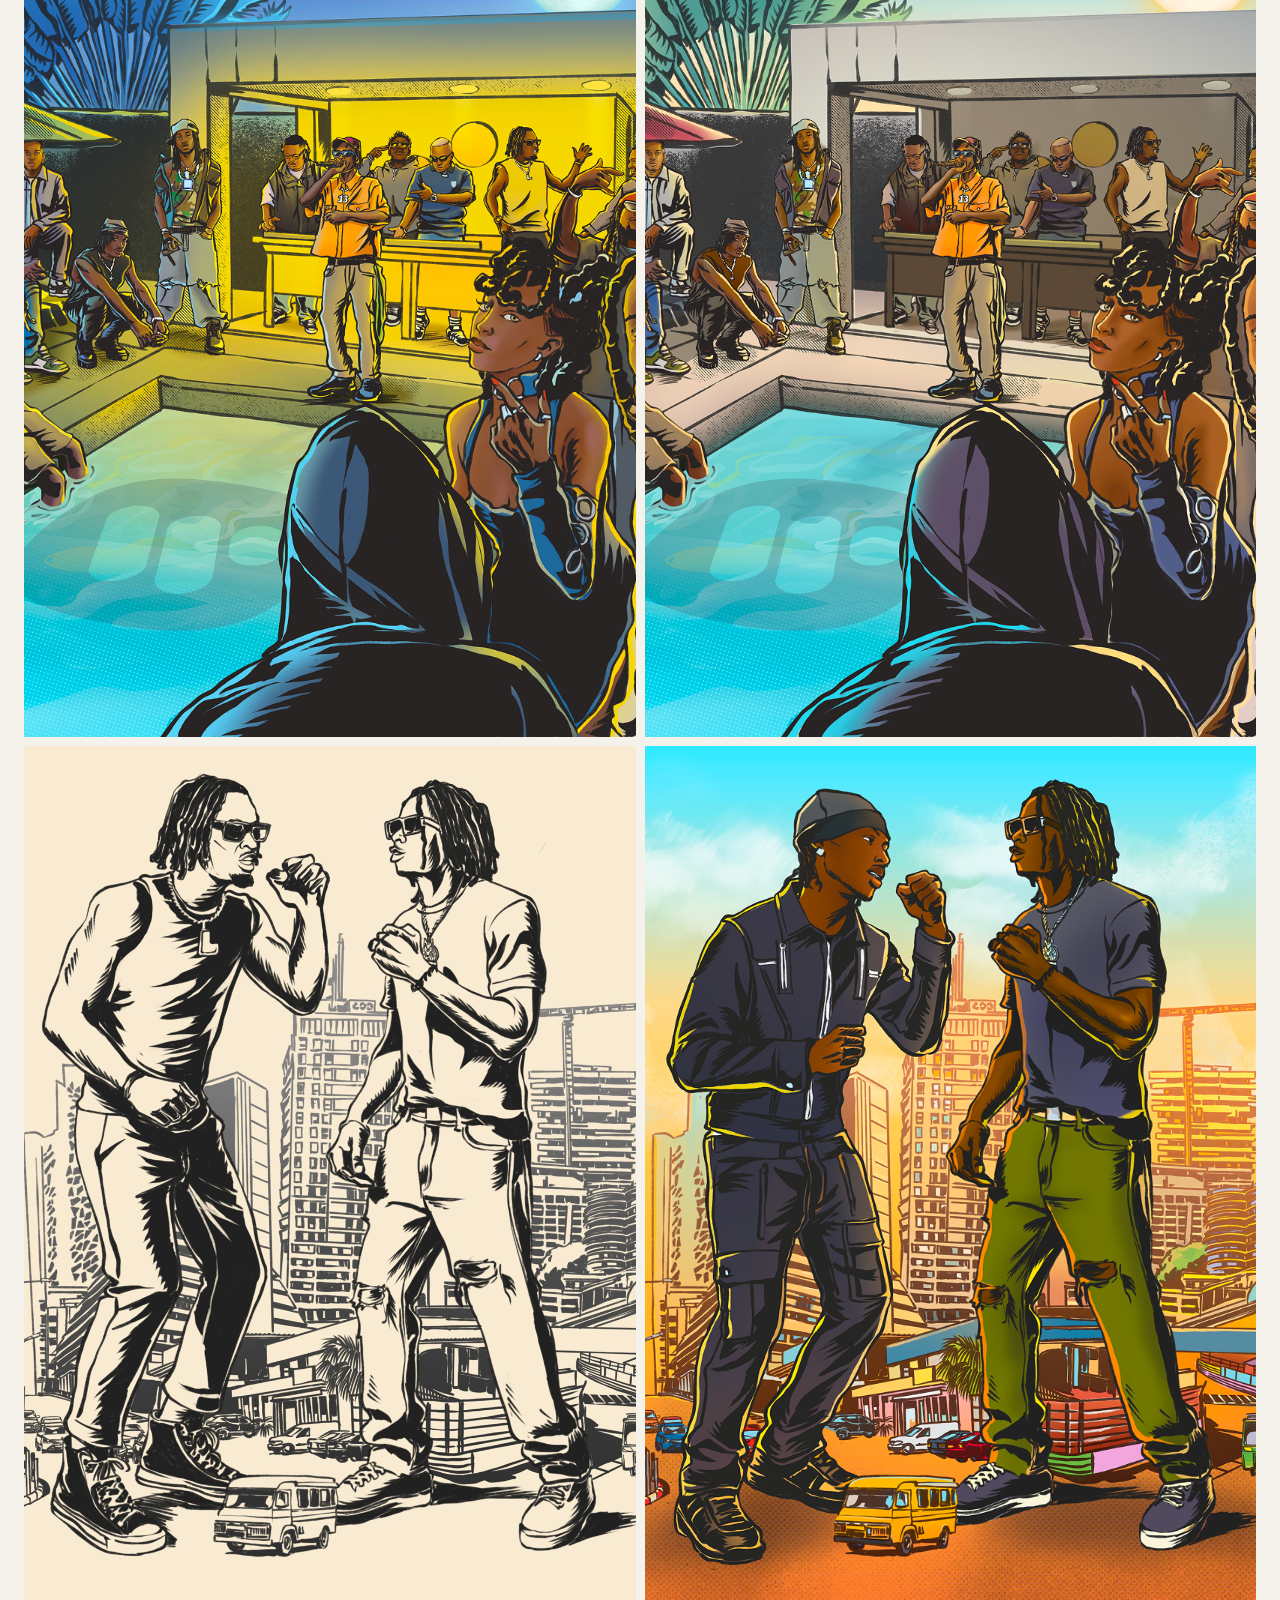
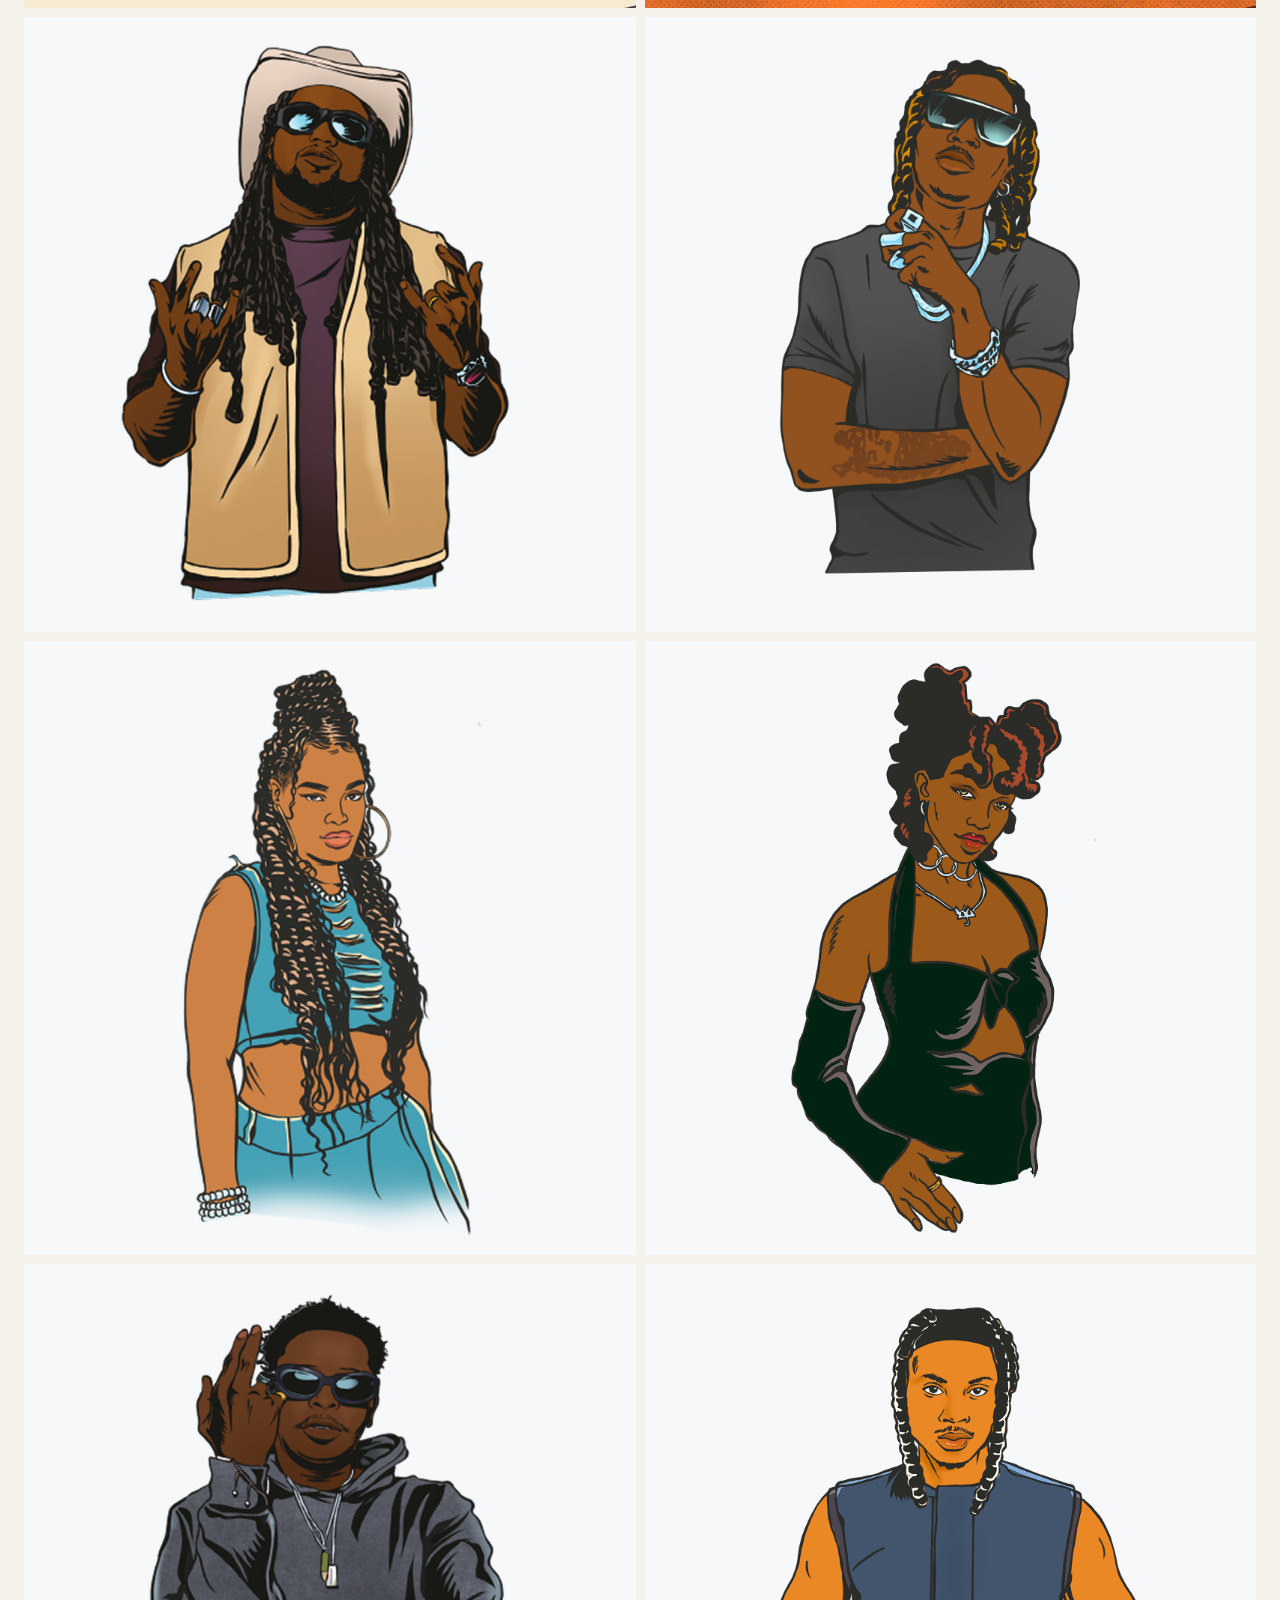
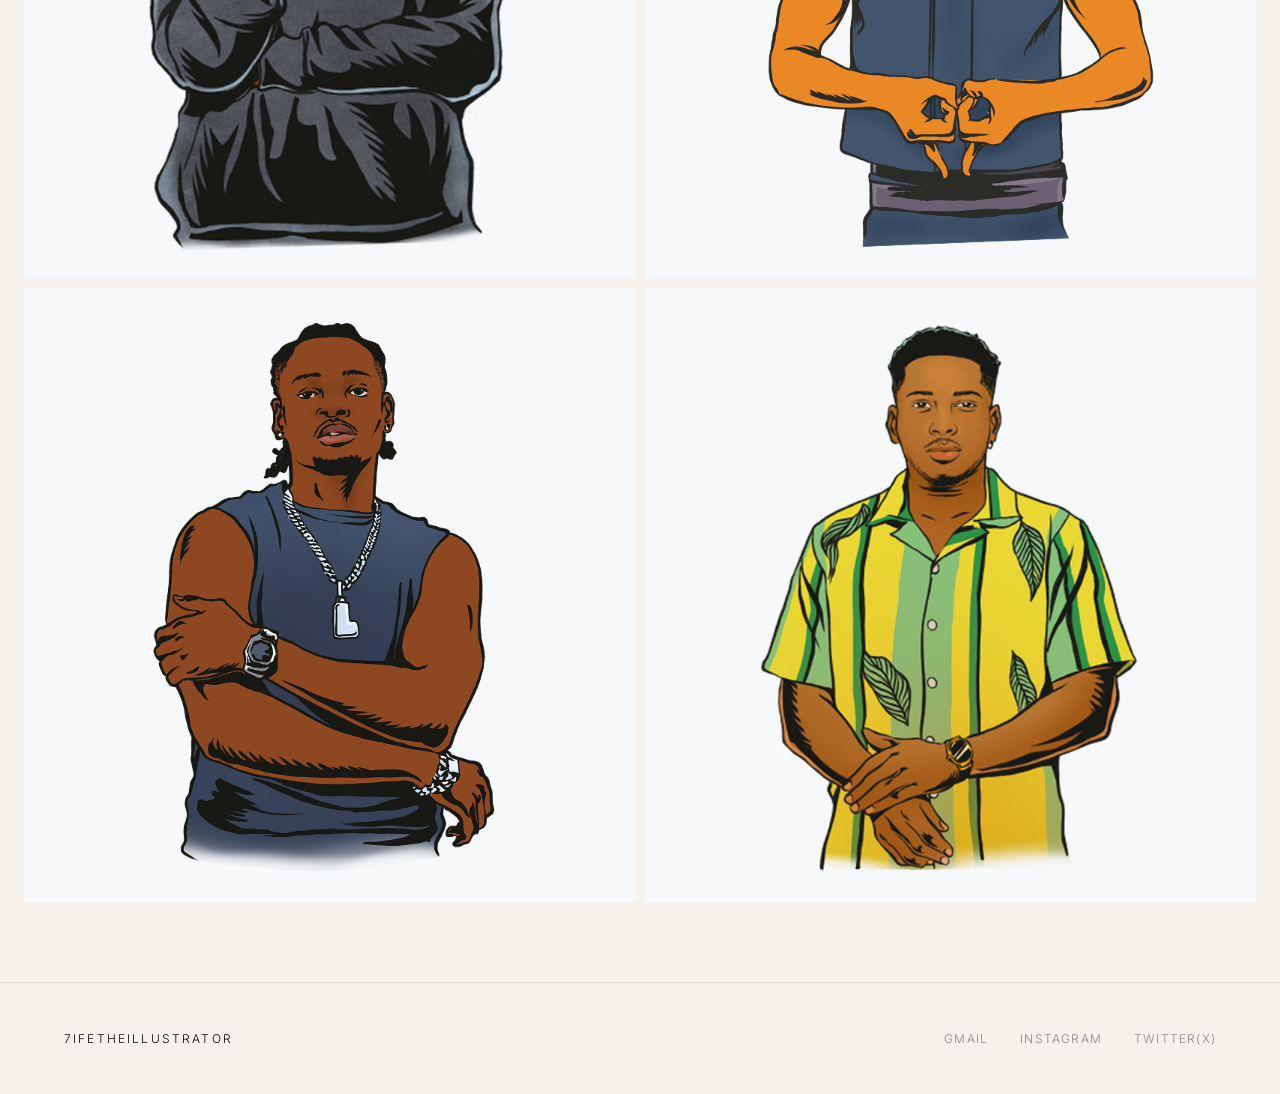
<file: warner_music.html>
<!DOCTYPE html>
<html lang="en">
<head>
  <meta charset="UTF-8" />
  <meta name="viewport" content="width=device-width, initial-scale=1.0"/>
  <title>Miss Kanyin — 7ifetheillustrator</title>
  <link href="https://fonts.googleapis.com/css2?family=Cormorant+Garamond:ital,wght@0,300;0,400;1,300;1,400;1,700&family=Inter:wght@300;400&display=swap" rel="stylesheet"/>
  <link rel="stylesheet" href="style.css"/>
  <link rel="stylesheet" href="project.css"/>
</head>
<body class="project-page">
<nav>
  <ul class="nav-links" id="navLinks">
    <li><a href="./illustrations.html">Illustrations</a></li>
    <li><a href="./about.html">About</a></li>
    <li><a href="https://seventytwoseven.bumpa.shop/" target="_blank" rel="noopener">Shop</a></li>
    <li class="mobile-only">
      <span class="mobile-projects-toggle" id="mobileProjectsToggle">Projects ↓</span>
      <ul class="mobile-projects-list" id="mobileProjectsList">
        <li><a href="./miss_kanyin.html">Miss Kanyin</a></li>
        <li><a href="./africa.html">Afrika Magik</a></li>
        <li><a href="./my_father.html">My father shadow</a></li>
        <li><a href="./warner_music.html">Warner music</a></li>
        <li><a href="./record_found.html">Record found here</a></li>
        <li><a href="./heis.html">HE IS</a></li>
        <li><a href="./eagles.html">GO EAGLES</a></li>
        <li><a href="./palmwine-fest.html">Palmwine fest</a></li>
        <li><a href="./nollywood.html">Nollywood</a></li>
        <li><a href="./republic_journal.html"> Republic Journal</a></li>
      </ul>
    </li>
  </ul>
  <a href="./index.html" class="nav-brand">7ifetheillustrator</a>
  <div class="nav-right">
    <button class="nav-projects" id="projectsToggle">Go to projects</button>
  </div>
  <button class="nav-hamburger" id="navHamburger">
    <span></span>
    <span></span>
    <span></span>
  </button>
</nav>
  


  <div class="projects-panel" id="projectsPanel">
    <div class="projects-panel-inner">
      <div class="projects-category">
        <h2 class="projects-category-title">Projects</h2>
        <ul class="projects-list">
          <li><a href="./miss_kanyin.html">Miss Kanyin</a></li>
          <li><a href="./africa.html">Afrika Magik</a></li>
          <li><a href="./my_father.html">My father shadow</a></li>
          <li><a href="./warner_music.html">Warner music</a></li>
          <li><a href="./record_found.html">Record found here</a></li>
        </ul>
      </div>
      <div class="projects-category">
        <h2 class="projects-category-title">Typography/title card</h2>
        <ul class="projects-list">
          <li><a href="./eagles.html">GO EAGLES</a></li>
          <li><a href="./heis.html">HE IS</a></li>
          <li><a href="./nollywood.html">Nollywood</a></li>
          <li><a href="./palmwine-fest.html">Palmwine fest</a></li>
          <li><a href="./republic_journal.html"> Republic Journal</a></li>
        </ul>
      </div>
    </div>
  </div>

  <!-- SECTION 1: FULL WIDTH COVER -->
  <section class="project-cover">
    <img src="/werner_images/header.png" alt="Warner Music" />
  </section>

 

  <!-- SECTION 2: PROJECT INFO -->
  <section class="project-info">
    <div class="project-info-left">
      <h1 class="project-title">“Warner Music”</h1>
      <p class="project-meta-item">Category: Illustration</p>
      <p class="project-meta-item">Year: 2024</p>
    </div>
    <div class="project-info-right">
      <p>For this project with Warner Music, I designed cover art and character illustrations that celebrate a musical collaboration between artists from Nigeria and Côte d'Ivoire.</p>
      <p>The artwork draws on the aesthetic of classic comics, combining bold linework, vibrant colors, and dynamic composition to capture the energy and rhythm of the music.</p>
      <p>Each character illustration was carefully crafted to reflect the personality and style of the respective artists, while the cover art brings them together in a cohesive visual narrative. The project explores the fusion of cultures and sounds through visual storytelling, creating a graphic language that resonates with the vibrancy, movement, and spirit of contemporary African music.</p>
    </div>
  </section>

  <!-- SECTION 3: IMAGE GALLERY -->
  <section class="project-gallery">
    <div class="project-gallery-grid">
      <div class="gallery-item">
        <img src="/werner_images/image1.png" alt="Miss Kanyin 3" />
      </div>
     <div class="gallery-item">
        <img src="/werner_images/image2.png" alt="Miss Kanyin 3" />
      </div>
      <div class="gallery-item">
        <img src="/werner_images/image3.png" alt="Miss Kanyin 1" />
      </div>
      <div class="gallery-item">
        <img src="/werner_images/image4.png" alt="Miss Kanyin 1" />
      </div>
      <div class="gallery-item">
        <img src="/werner_images/image5.png" alt="Miss Kanyin 1" />
      </div>
      <div class="gallery-item">
        <img src="/werner_images/image6.png" alt="Miss Kanyin 1" />
      </div>
      <div class="gallery-item">
        <img src="/werner_images/image7.png" alt="Miss Kanyin 1" />
      </div>
      <div class="gallery-item">
        <img src="/werner_images/image8.png" alt="Miss Kanyin 1" />
      </div>
      <div class="gallery-item">
        <img src="/werner_images/image9.png" alt="Miss Kanyin 1" />
      </div>
      <div class="gallery-item">
        <img src="/werner_images/image10.png" alt="Miss Kanyin 1" />
      </div>
      <div class="gallery-item">
        <img src="/werner_images/image11.png" alt="Miss Kanyin 1" />
      </div>
      <div class="gallery-item">
        <img src="/werner_images/image12.png" alt="Miss Kanyin 1" />
      </div>
    </div>
  </section>


  <script src="script.js"></script>

 <footer class="project-footer">
    <div class="project-footer-inner">
      <a href="./index.html" class="footer-brand">7ifetheillustrator</a>
      <div class="footer-socials">
        <a href="mailto:7ifetheillustrator@gmail.com" target="_blank">GMAIL</a>
        <a href="https://www.instagram.com/7ifetheillustrator?igsh=dXd3d2c5OXh2YzV1" target="_blank">INSTAGRAM</a>
        <a href="https://x.com/_tifeboy?s=21" target="_blank">TWITTER(X)</a>
      </div>
      
    </div>
  </footer>
</body>
</html>
</file>
<file: style.css>
*, *::before, *::after {
  margin: 0;
  padding: 0;
  box-sizing: border-box;
}

:root {
  --black: #0a0a0a;
  --white: #f0ece4;
  --dim: #7a7a7a;
}

html, body {
  height: 100%;
  overflow-x: hidden;
  overflow-y: auto;
}

body {
  background-color: var(--black);
  color: var(--white);
  font-family: 'Inter', sans-serif;
  font-weight: 300;
}

/* ── NAV ── */
nav {
  position: fixed;
  top: 0;
  left: 0;
  width: 100%;
  z-index: 100;
  padding: 0.8rem 3rem;
  display: grid;
  grid-template-columns: 1fr 1fr 1fr;
  align-items: center;
  background: var(--black);
}

.nav-links {
  display: flex;
  flex-direction: column;
  gap: 0.25rem;
  list-style: none;
}

.nav-links a {
  text-decoration: none;
  color: var(--white);
  font-size: 0.82rem;
  font-weight: 300;
  letter-spacing: 0.02em;
  position: relative;
}

.nav-links a::after {
  content: '';
  position: absolute;
  bottom: -2px;
  left: 0;
  width: 0%;
  height: 1px;
  background: var(--white);
  transition: width 0.3s ease;
}

.nav-links a:hover::after {
  width: 100%;
}

.nav-brand {
  text-align: center;
  font-size: 0.78rem;
  font-weight: 300;
  letter-spacing: 0.2em;
  text-transform: uppercase;
  color: var(--white);
  text-decoration: none;
}

.nav-right {
  display: flex;
  justify-content: flex-end;
  align-items: center;
}

.nav-projects {
  background: none;
  border: none;
  font-family: 'Inter', sans-serif;
  font-size: 0.82rem;
  font-weight: 300;
  color: var(--white);
  letter-spacing: 0.02em;
  cursor: pointer;
  text-align: right;
  padding: 0;
  transition: opacity 0.3s ease;
}

.nav-projects:hover {
  opacity: 0.45;
}

.nav-hamburger {
  display: none;
}

/* ── HERO LAYOUT ── */
.hero-layout {
  position: relative;
  width: 100%;
  display: flex;
  flex-direction: column;
  padding-top: 7rem;
  padding-bottom: 10px;
}

.hero-text {
  flex-shrink: 0;
  padding: 1.5rem 3rem 2rem;
  font-family: 'Cormorant Garamond', serif;
  font-size: clamp(1.4rem, 2.5vw, 2.2rem);
  font-weight: 300;
  font-style: italic;
  line-height: 1.35;
  text-align: center;
  color: var(--white);
  max-width: 700px;
  margin: 0 auto;
}

.hero-text strong {
  font-weight: 700;
  font-style: italic;
}

/* ── WORKS TRACK ── */
.works-track {
  display: flex;
  gap: 16px;
  padding: 0 3rem;
  overflow-x: scroll;
  overflow-y: hidden;
  scrollbar-width: none;
  cursor: grab;
  align-items: center;
}

.works-track::-webkit-scrollbar {
  display: none;
}

.works-track.grabbing {
  cursor: grabbing;
}

.work-card {
  flex: 0 0 auto;
  width: clamp(400px, 45vw, 850px);
  aspect-ratio: 1 / 1;
  position: relative;
  overflow: hidden;
  background: #111;
  border: none;
  text-decoration: none;
  display: block;
  cursor: pointer;
}

.work-card img {
  width: 100%;
  height: 100%;
  object-fit: cover;
  display: block;
  transition: transform 0.6s ease, filter 0.4s ease;
  filter: brightness(0.85);
}

.work-card:hover img {
  transform: scale(1.03);
  filter: brightness(1);
}

.work-card-info {
  position: absolute;
  bottom: 0;
  left: 0;
  width: 100%;
  padding: 2.5rem 1.8rem 1.8rem;
  background: linear-gradient(to top, rgba(0,0,0,0.8) 0%, transparent 100%);
  opacity: 0;
  transform: translateY(6px);
  transition: opacity 0.35s ease, transform 0.35s ease;
}

.work-card:hover .work-card-info {
  opacity: 1;
  transform: translateY(0);
}

.work-card-title {
  font-family: 'Cormorant Garamond', serif;
  font-size: 1.4rem;
  font-style: italic;
  font-weight: 300;
  color: var(--white);
}

.work-card-tag {
  font-size: 0.65rem;
  letter-spacing: 0.15em;
  text-transform: uppercase;
  color: rgba(240,236,228,0.6);
  margin-top: 0.3rem;
}

/* ── PROJECTS PANEL ── */
.projects-panel {
  position: fixed;
  top: 0;
  right: 0;
  width: 280px;
  height: 100vh;
  background: var(--black);
  z-index: 200;
  display: flex;
  flex-direction: column;
  justify-content: center;
  padding: 4rem 2rem 2rem;
  transform: translateX(100%);
  transition: transform 0.55s cubic-bezier(0.76, 0, 0.24, 1);
  pointer-events: none;
  border-left: 1px solid #1c1c1c;
}

.projects-panel.open {
  transform: translateX(0);
  pointer-events: all;
}

.projects-panel-inner {
  display: flex;
  flex-direction: column;
  gap: 2rem;
  text-align: right;
}

.projects-category-title {
  font-family: 'Cormorant Garamond', serif;
  font-size: 1.1rem;
  font-style: italic;
  font-weight: 700;
  color: var(--white);
  margin-bottom: 0.6rem;
  line-height: 1;
}

.projects-list {
  list-style: none;
  display: flex;
  flex-direction: column;
  gap: 0.25rem;
}

.projects-list a {
  font-family: 'Inter', sans-serif;
  font-size: 0.82rem;
  font-weight: 300;
  color: var(--white);
  text-decoration: none;
  letter-spacing: 0.01em;
  transition: opacity 0.25s ease;
  display: inline-block;
  position: relative;
}

.projects-list a::after {
  content: '';
  position: absolute;
  bottom: -1px;
  left: 0;
  width: 0%;
  height: 1px;
  background: var(--white);
  transition: width 0.3s ease;
}

.projects-list a:hover {
  opacity: 0.5;
}

.projects-list a:hover::after {
  width: 100%;
}

.panel-close {
  position: absolute;
  top: 1.2rem;
  right: 2rem;
  background: none;
  border: none;
  color: var(--white);
  font-family: 'Inter', sans-serif;
  font-size: 0.75rem;
  font-weight: 300;
  letter-spacing: 0.08em;
  cursor: pointer;
  opacity: 0.6;
  transition: opacity 0.3s ease;
}

.panel-close:hover {
  opacity: 1;
}

/* ── FOOTER ── */
.project-footer {
  padding: 2rem 3rem;
  border-top: 1px solid #1c1c1c;
  margin-top: 1rem;
}

.project-footer-inner {
  display: flex;
  justify-content: space-between;
  align-items: center;
}

.footer-brand {
  font-family: 'Inter', sans-serif;
  font-size: 0.75rem;
  letter-spacing: 0.18em;
  text-transform: uppercase;
  color: var(--dim);
  text-decoration: none;
  transition: opacity 0.3s ease;
}

.footer-brand:hover {
  opacity: 0.5;
}

.footer-socials {
  display: flex;
  gap: 2rem;
}

.footer-socials a {
  font-family: 'Inter', sans-serif;
  font-size: 0.75rem;
  letter-spacing: 0.1em;
  color: var(--dim);
  text-decoration: none;
  transition: color 0.3s ease;
}

.footer-socials a:hover {
  color: var(--white);
}

/* ── PAGE LOAD ANIMATION ── */
@keyframes fadeUp {
  from {
    opacity: 0;
    transform: translateY(10px);
  }
  to {
    opacity: 1;
    transform: translateY(0);
  }
}

.nav-links {
  opacity: 0;
  animation: fadeUp 0.7s ease forwards 0.2s;
}

.nav-brand {
  opacity: 0;
  animation: fadeUp 0.7s ease forwards 0.4s;
}

.nav-projects {
  opacity: 0;
  animation: fadeUp 0.7s ease forwards 0.4s;
}

.hero-text {
  opacity: 0;
  animation: fadeUp 0.9s ease forwards 0.7s;
}

.work-card:nth-child(1)  { opacity: 0; animation: fadeUp 0.6s ease forwards 1.0s; }
.work-card:nth-child(2)  { opacity: 0; animation: fadeUp 0.6s ease forwards 1.1s; }
.work-card:nth-child(3)  { opacity: 0; animation: fadeUp 0.6s ease forwards 1.2s; }
.work-card:nth-child(4)  { opacity: 0; animation: fadeUp 0.6s ease forwards 1.3s; }
.work-card:nth-child(5)  { opacity: 0; animation: fadeUp 0.6s ease forwards 1.4s; }
.work-card:nth-child(6)  { opacity: 0; animation: fadeUp 0.6s ease forwards 1.5s; }
.work-card:nth-child(7)  { opacity: 0; animation: fadeUp 0.6s ease forwards 1.6s; }
.work-card:nth-child(8)  { opacity: 0; animation: fadeUp 0.6s ease forwards 1.7s; }
.work-card:nth-child(9)  { opacity: 0; animation: fadeUp 0.6s ease forwards 1.8s; }
.work-card:nth-child(10) { opacity: 0; animation: fadeUp 0.6s ease forwards 1.9s; }

/* ── MOBILE ── */

  /* MOBILE PROJECTS DROPDOWN */
.mobile-only {
  display: none;
}

@media (max-width: 768px) {
  .mobile-only {
    display: block;
    text-align: center;
  }
  .mobile-projects-toggle {
    color: #0a0a0a;
  }

  .mobile-projects-list a {
    color: white !important;
  }

  .mobile-projects-toggle {
    font-family: 'Inter', sans-serif;
    font-size: 1.5rem;
    font-weight: 300;
    color: var(--white);
    cursor: pointer;
    letter-spacing: 0.02em;
    transition: opacity 0.3s ease;
  }

  .mobile-projects-toggle:hover {
    opacity: 0.5;
  }

  .mobile-projects-list {
    list-style: none;
    display: none;
    flex-direction: column;
    gap: 0.4rem;
    margin-top: 1rem;
  }

  .mobile-projects-list.open {
    display: flex;
  }

  .mobile-projects-list a {
    font-family: 'Inter', sans-serif;
    font-size: 1rem !important;
    color: var(--white);
    text-decoration: none;
    opacity: 0.7;
    transition: opacity 0.3s ease;
  }

  .mobile-projects-list a:hover {
    opacity: 1;
  }


  .hero-layout {
  position: relative;
  width: 100%;
  display: flex;
  flex-direction: column;
  padding-top: 4rem;
  padding-bottom: 10px;
}

   .nav-links,
  .nav-brand,
  .nav-projects,
  .hero-text,
  .work-card:nth-child(1),
  .work-card:nth-child(2),
  .work-card:nth-child(3),
  .work-card:nth-child(4),
  .work-card:nth-child(5),
  .work-card:nth-child(6),
  .work-card:nth-child(7),
  .work-card:nth-child(8),
  .work-card:nth-child(9),
  .work-card:nth-child(10) {
    animation: none;
    opacity: 1;
    transform: none;
  }
  nav {
    padding: 1rem 1.5rem;
    display: flex;
    justify-content: space-between;
    align-items: center;
  }

  .nav-links {
    display: none;
    position: fixed;
    top: 0;
    left: 0;
    width: 100%;
    height: 100vh;
    background: var(--black);
    flex-direction: column;
    justify-content: center;
    align-items: center;
    gap: 1rem;
    z-index: 300;
    opacity: 1;
    animation: none;
    transform: none;
  }

  .nav-links.mobile-open {
    display: flex;
  }

  .nav-links a {
    font-size: 1.5rem;
    opacity: 1;
    animation: none;
  }

  .nav-brand {
    font-size: 0.65rem;
    opacity: 1;
    animation: none;
  }

  .nav-right {
    display: none;
  }

  .nav-projects {
    opacity: 1;
    animation: none;
  }

  .nav-hamburger {
    display: flex;
    flex-direction: column;
    gap: 6px;
    background: none;
    border: none;
    cursor: pointer;
    z-index: 400;
    padding: 4px;
  }

  .nav-hamburger span {
    display: block;
    width: 25px;
    height: 2px;
    background: #ffffff;
    transition: all 0.3s ease;
  }

  .nav-hamburger.open span:nth-child(1) {
    transform: translateY(8px) rotate(45deg);
  }

  .nav-hamburger.open span:nth-child(2) {
    opacity: 0;
  }

  .nav-hamburger.open span:nth-child(3) {
    transform: translateY(-8px) rotate(-45deg);
  }

  .hero-text {
    padding: 1.5rem 1.5rem 2rem;
    font-size: 1.2rem;
    opacity: 1;
    animation: none;
  }

  .works-track {
    padding: 0 1rem;
    gap: 10px;
  }

  .work-card {
    width: 85vw;
    opacity: 1;
    animation: none;
  }

  .project-footer {
    padding: 2rem 1.5rem;
  }

  .project-footer-inner {
    flex-direction: column;
    align-items: flex-start;
    gap: 1rem;
  }

  .footer-socials {
    gap: 1rem;
  }



.nav-brand {
  opacity: 0;
  animation: fadeUp 0.7s ease forwards 0.4s;
}

.nav-projects {
  opacity: 0;
  animation: fadeUp 0.7s ease forwards 0.4s;
}

.hero-text {
  opacity: 0;
  animation: fadeUp 0.9s ease forwards 0.7s;
}



.work-card:nth-child(1)  { opacity: 0; animation: fadeUp 0.6s ease forwards 1.0s; }
.work-card:nth-child(2)  { opacity: 0; animation: fadeUp 0.6s ease forwards 1.1s; }
.work-card:nth-child(3)  { opacity: 0; animation: fadeUp 0.6s ease forwards 1.2s; }
.work-card:nth-child(4)  { opacity: 0; animation: fadeUp 0.6s ease forwards 1.3s; }
.work-card:nth-child(5)  { opacity: 0; animation: fadeUp 0.6s ease forwards 1.4s; }
.work-card:nth-child(6)  { opacity: 0; animation: fadeUp 0.6s ease forwards 1.5s; }
.work-card:nth-child(7)  { opacity: 0; animation: fadeUp 0.6s ease forwards 1.6s; }
.work-card:nth-child(8)  { opacity: 0; animation: fadeUp 0.6s ease forwards 1.7s; }
.work-card:nth-child(9)  { opacity: 0; animation: fadeUp 0.6s ease forwards 1.8s; }
.work-card:nth-child(10) { opacity: 0; animation: fadeUp 0.6s ease forwards 1.9s; }

}
</file>
<file: about.css>
body.about-page {
  background: #f5f2ec;
  color: #0a0a0a;
  overflow-x: hidden;
  overflow-y: auto;
  height: auto;
}

body.about-page nav {
  background: #f5f2ec;
  border-bottom: 1px solid #e0ddd7;
  position: fixed;
  top: 0;
  left: 0;
  width: 100%;
  z-index: 100;
}

body.about-page .nav-links a,
body.about-page .nav-brand,
body.about-page .nav-projects {
  color: #0a0a0a;
}

body.about-page .nav-links a::after {
  background: #0a0a0a;
}

body.about-page .projects-panel {
  background: #f5f2ec;
  border-left: 1px solid #e0ddd7;
}

body.about-page .projects-category-title,
body.about-page .projects-list a,
body.about-page .panel-close {
  color: #0a0a0a;
}

body.about-page .projects-list a::after {
  background: #0a0a0a;
}

/* ABOUT MAIN */
.about-main {
  padding: 6rem 10rem 8rem;
  min-height: 140vh;
  display: flex;
  flex-direction: column;
  justify-content: space-between;
}

/* BIO */
.about-bio {
  max-width: 900px;
  margin: 0 auto 4rem;
  text-align: center;
  animation: fadeUp 0.8s ease forwards;
  animation-delay: 0.2s;
  opacity: 0;
}

.about-bio p {
  font-family: 'Inter', sans-serif;
  font-size: 1.5rem;
  line-height: 1.85;
  color: #0a0a0a;
  font-weight: 300;
}

/* COLUMNS */
.about-columns {
  display: grid;
  grid-template-columns: 1fr 1fr 1fr;
  gap: 3rem;
  padding-top: 4rem;
  border-top: 1px solid #e0ddd7;
  animation: fadeUp 0.8s ease forwards;
  animation-delay: 0.4s;
  opacity: 0;
}

.about-col-title {
  font-family: 'Cormorant Garamond', serif;
  font-size: 0.9rem;
  font-style: italic;
  font-weight: 400;
  color: #888;
  margin-bottom: 1rem;
  letter-spacing: 0.02em;
}

.about-col-list {
  list-style: none;
  display: flex;
  flex-direction: column;
  gap: 0.4rem;
}

.about-col-list li {
  font-family: 'Inter', sans-serif;
  font-size: 0.85rem;
  font-weight: 300;
  color: #0a0a0a;
}

.about-col-list a {
  color: #0a0a0a;
  text-decoration: none;
  transition: opacity 0.3s ease;
}

.about-col-list a:hover {
  opacity: 0.5;
}



/* RESPONSIVE */
@media (max-width: 768px) {
  .nav-links.mobile-open {
    background: #f5f2ec;
  }

   .nav-hamburger span {
    background: #0a0a0a;
  }
  
  .about-main {
    padding: 7rem 1.5rem 4rem;
  }

  .about-columns {
    grid-template-columns: 1fr;
    gap: 2rem;
  }

  .shop-main {
    padding: 7rem 1.5rem 4rem;
  }
}

@media (max-width: 768px) {
  .mobile-projects-toggle {
    color: #0a0a0a;
  }

  .mobile-projects-list a {
    color: #0a0a0a !important;
  }
}
/* IMAGES */
.about-images {
  display: flex;
  gap: 1.5rem;
  align-items: flex-end;
  padding: 4rem 0;
  animation: fadeUp 0.8s ease forwards;
  animation-delay: 0.3s;
  opacity: 0;
}

.about-img-wrap {
  overflow: hidden;
  border-radius: 4px;
  flex: 1;
}

.about-img-wrap img {
  width: 100%;
  height: 100%;
  object-fit: cover;
  object-position: center top;
  display: block;
  transition: transform 0.6s ease;
}

.about-img-wrap:hover img {
  transform: scale(1.03);
}

.about-img-tall {
  height: 580px;
}

.about-img-short {
  height: 580px;
}

@media (max-width: 768px) {
  .about-images {
    flex-direction: column;
    padding: 2.5rem 0;
  }
  .about-img-tall,
  .about-img-short {
    height: 320px;
    width: 100%;
  }
}
</file>
<file: project.css>
body.project-page {
  background: #f5f2ec;
  color: #0a0a0a;
  overflow-x: hidden;
  overflow-y: auto;
  height: auto;
}

body.project-page nav {
  background: #f5f2ec;
  border-bottom: 1px solid #e0ddd7;
  position: fixed;
  top: 0;
  left: 0;
  width: 100%;
  z-index: 100;
}

body.project-page .nav-links a,
body.project-page .nav-brand,
body.project-page .nav-projects {
  color: #0a0a0a;
}

body.project-page .nav-links a::after {
  background: #0a0a0a;
}

body.project-page .projects-panel {
  background: #f5f2ec;
  border-left: 1px solid #e0ddd7;
}

body.project-page .projects-category-title,
body.project-page .projects-list a,
body.project-page .panel-close {
  color: #0a0a0a;
}

body.project-page .projects-list a::after {
  background: #0a0a0a;
}

/* SECTION 1 — FULL WIDTH COVER */

.project-cover {
  width: 100%;
  padding: 5rem 4rem 2rem;
  overflow: hidden;
  animation: fadeUp 0.8s ease forwards;
  animation-delay: 0.2s;
  opacity: 0;
}

.project-cover img {
  width: 100%;
  object-fit: cover;
  display: block;

}


/* SECTION 2 — PROJECT INFO */
.project-info {
  display: grid;
  grid-template-columns: 1fr 2fr;
  gap: 4rem;
  padding: 5rem 4rem;
  border-bottom: 1px solid #e0ddd7;
  animation: fadeUp 0.8s ease forwards;
  animation-delay: 0.4s;
  opacity: 0;
  
}

.project-info-left {
  display: flex;
  flex-direction: column;
  gap: 0.5rem;
}

.project-title {
  font-family: 'Cormorant Garamond', serif; 
  font-size: clamp(2rem, 4vw, 3.5rem);
  font-weight: 700;
  font-style: italic;
  line-height: 1.1;
  color: #0a0a0a;
  margin-bottom: 1rem;
}

.project-meta-item {
  font-family: 'Cormorant Garamond', serif;
  font-size: 1rem;
  font-style: italic;
  color: #666;
  letter-spacing: 0.02em;
}

.project-info-right {
  display: flex;
  flex-direction: column;
  gap: 0.5rem;
}

.project-info-right p {
  font-family: 'Inter', sans-serif;
  font-size: 0.92rem;
  line-height: 1.85;
  color: #444;
  font-weight: 300;
}

/* SECTION 3 — IMAGE GALLERY */
.project-gallery {
  padding: 1rem 1.5rem;
  animation: fadeUp 0.8s ease forwards;
  animation-delay: 0.6s;
  opacity: 0;
}

.project-gallery-grid {
  display: grid;
  grid-template-columns: 1fr 1fr;
  gap: 9px;
}

.gallery-item {
  overflow: hidden;
}

.gallery-item img {
  width: 100%;
  height: 100%;
  max-height: none;
  object-fit:cover;
  display: block;
  transition: transform 0.5s ease;
}

.gallery-item:hover img {
  transform: scale(1.02);
}

/* FOOTER */
.project-footer {
  padding: 3rem 4rem;
  border-top: 1px solid #e0ddd7;
  margin-top: 4rem;
}

.project-footer-inner {
  display: flex;
  justify-content: space-between;
  align-items: center;
}

.footer-brand {
  font-family: 'Inter', sans-serif;
  font-size: 0.75rem;
  letter-spacing: 0.18em;
  text-transform: uppercase;
  color: #0a0a0a;
  text-decoration: none;
  transition: opacity 0.3s ease;
}

.footer-brand:hover {
  opacity: 0.5;
}

.footer-socials {
  display: flex;
  gap: 2rem;
}

.footer-socials a {
  font-family: 'Inter', sans-serif;
  font-size: 0.75rem;
  letter-spacing: 0.1em;
  color: #888;
  text-decoration: none;
  transition: color 0.3s ease;
}

.footer-socials a:hover {
  color: #0a0a0a;
}

.footer-copy {
  font-family: 'Inter', sans-serif;
  font-size: 0.65rem;
  letter-spacing: 0.12em;
  text-transform: uppercase;
  color: #aaa;
}

/* FULL WIDTH STACKED GALLERY — for specific projects */
.project-gallery--full .project-gallery-grid {
  grid-template-columns: 1fr;
  gap: 12px;
}

.project-gallery--full .gallery-item img {
  width: 90%;
  height: auto;
  object-fit: cover;
  margin: 0 auto;
}

/* RESPONSIVE */
@media (max-width: 768px) {
  .nav-links.mobile-open {
    background: #f5f2ec;
  }

  .nav-hamburger span {
    background: #0a0a0a;
  }
  
  
  .project-cover {
    padding: 5rem 1.5rem 1rem;
  }

  .project-cover img {
    height: auto;
  }

  .project-info {
    grid-template-columns: 1fr;
    gap: 2rem;
    padding: 3rem 1.5rem;
  }

  .project-gallery {
    padding: 2rem 1.5rem;
  }

  .project-gallery-grid {
    grid-template-columns: 1fr;
  }

  .gallery-item img {
    height: auto;
  }

  .project-footer {
    padding: 2rem 1.5rem;
  }

  .project-footer-inner {
    flex-direction: column;
    align-items: flex-start;
    gap: 1.2rem;
  }

  .footer-socials {
    flex-direction: row;
    gap: 1.2rem;
  }
}
@media (max-width: 768px) {
  .mobile-projects-toggle {
    color: #0a0a0a;
  }

  .mobile-projects-list a {
    color: #0a0a0a !important;
  }
}
</file>
<file: shop.css>
body.shop-page {
  background: #f5f2ec;
  color: #0a0a0a;
  overflow-x: hidden;
  overflow-y: auto;
  height: auto;
}

body.shop-page nav {
  background: #f5f2ec;
  border-bottom: 1px solid #e0ddd7;
  position: fixed;
  top: 0;
  left: 0;
  width: 100%;
  z-index: 100;
}

body.shop-page .nav-links a,
body.shop-page .nav-brand,
body.shop-page .nav-projects {
  color: #0a0a0a;
}

body.shop-page .nav-links a::after {
  background: #0a0a0a;
}

body.shop-page .projects-panel {
  background: #f5f2ec;
  border-left: 1px solid #e0ddd7;
}

body.shop-page .projects-category-title,
body.shop-page .projects-list a,
body.shop-page .panel-close {
  color: #0a0a0a;
}

body.shop-page .projects-list a::after {
  background: #0a0a0a;
}

.shop-main {
  min-height: 100vh;
  display: flex;
  align-items: center;
  justify-content: center;
  padding-top: 5rem;
}

.coming-soon {
  text-align: center;
  max-width: 500px;
  animation: fadeUp 0.8s ease forwards;
  animation-delay: 0.2s;
  opacity: 0;
}

.coming-soon-title {
  font-family: 'Cormorant Garamond', serif;
  font-size: clamp(4rem, 10vw, 8rem);
  font-weight: 400;
  line-height: 1;
  color: #0a0a0a;
  margin-bottom: 2rem;
}

.coming-soon-text {
  font-family: 'Inter', sans-serif;
  font-size: 0.85rem;
  line-height: 1.85;
  color: #888;
  font-weight: 300;
}
</file>
